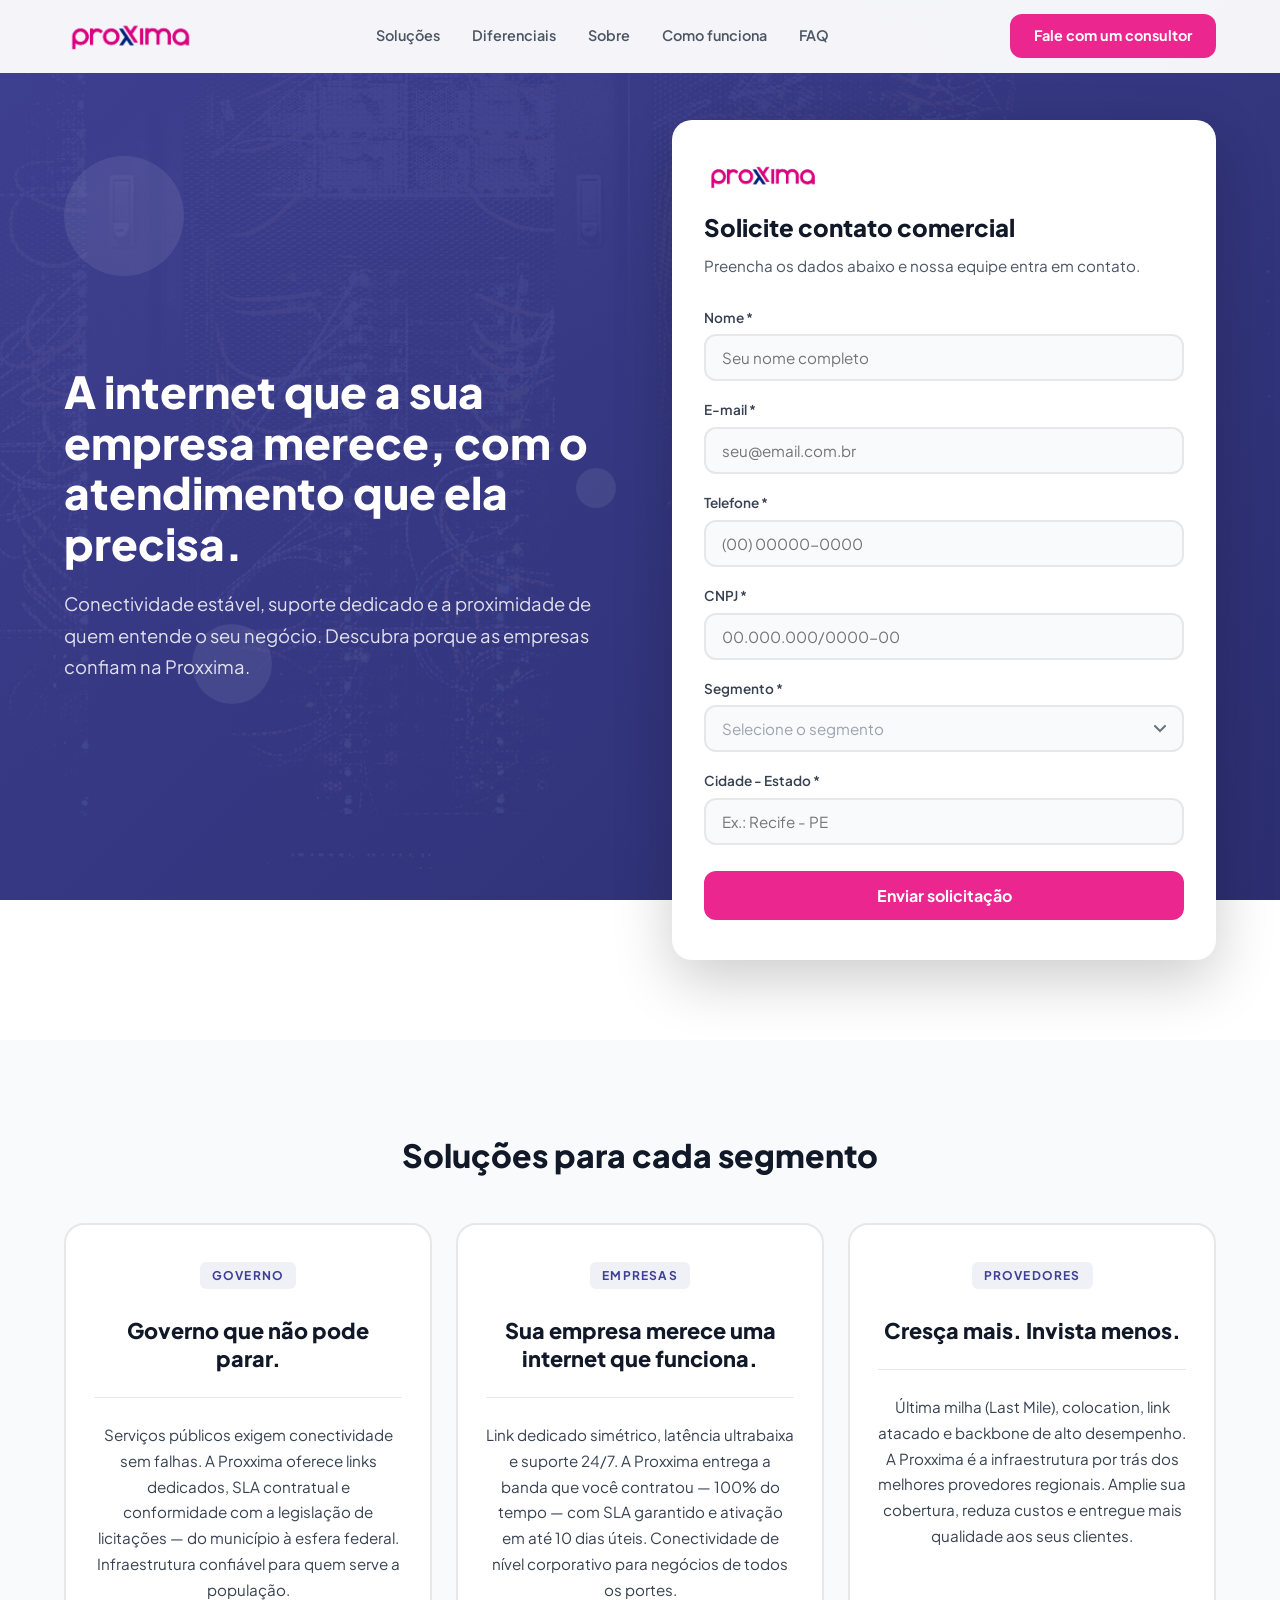
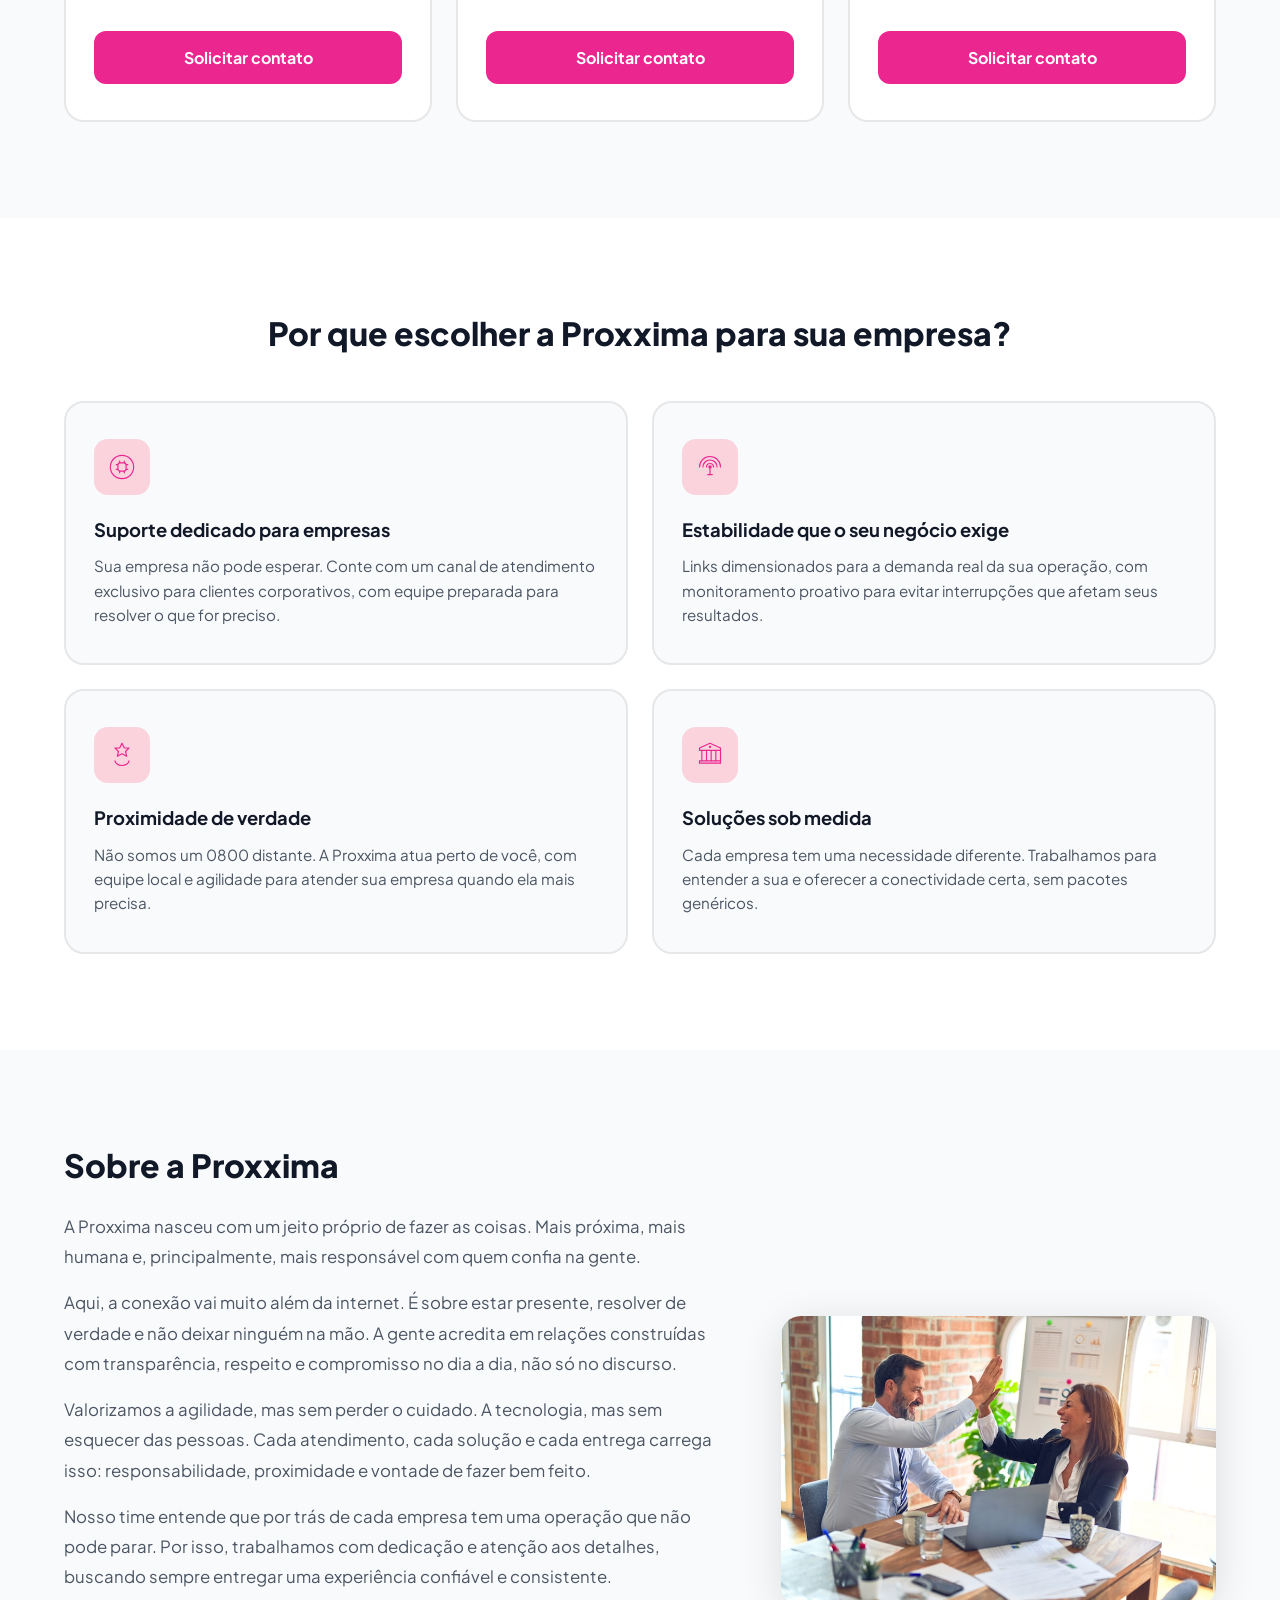
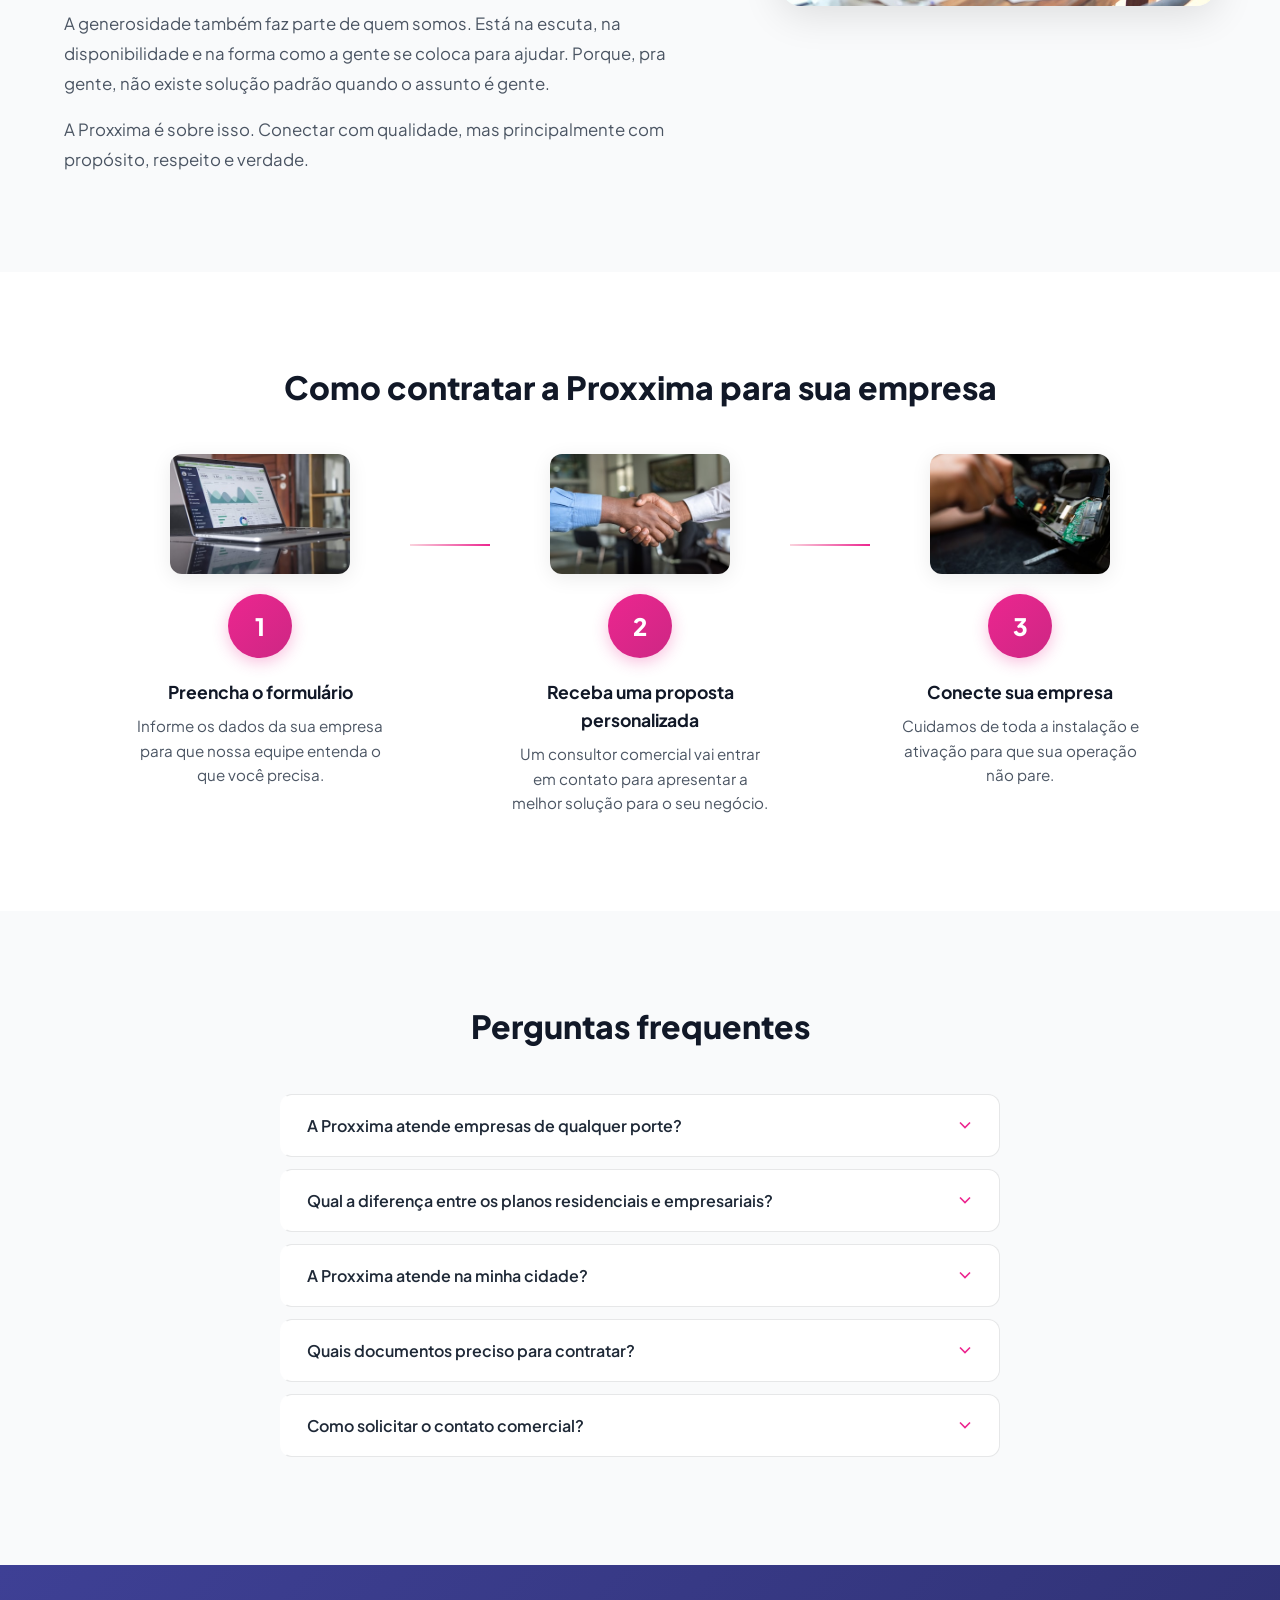
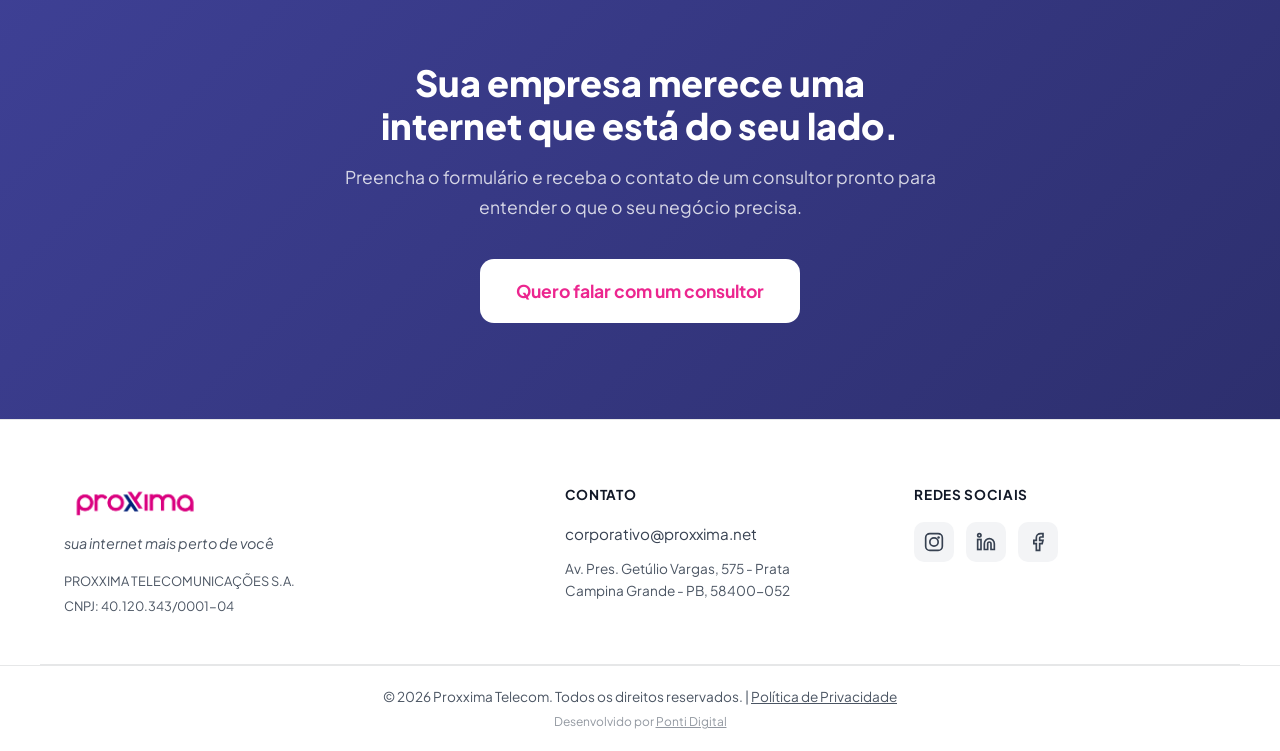
<file: index.html>
<!DOCTYPE html>
<html lang="pt-BR">
<head>
  <!-- Google Tag Manager -->
  <script>(function(w,d,s,l,i){w[l]=w[l]||[];w[l].push({'gtm.start':
  new Date().getTime(),event:'gtm.js'});var f=d.getElementsByTagName(s)[0],
  j=d.createElement(s),dl=l!='dataLayer'?'&l='+l:'';j.async=true;j.src=
  'https://www.googletagmanager.com/gtm.js?id='+i+dl;f.parentNode.insertBefore(j,f);
  })(window,document,'script','dataLayer','GTM-TR2FBTRP');</script>
  <!-- End Google Tag Manager -->
  <!-- Google tag (gtag.js) - Google Ads -->
  <script async src="https://www.googletagmanager.com/gtag/js?id=AW-18020649500"></script>
  <script>
    window.dataLayer = window.dataLayer || [];
    function gtag(){dataLayer.push(arguments);}
    gtag('js', new Date());
    gtag('config', 'AW-18020649500');
  </script>
  <!-- End Google tag -->
  <meta charset="UTF-8">
  <meta name="viewport" content="width=device-width, initial-scale=1.0">
  <title>Proxxima Telecom | Internet Empresarial com Suporte Dedicado</title>
  <meta name="description" content="Internet empresarial com suporte dedicado, estabilidade e proximidade. Solicite contato comercial e descubra a solução ideal para sua empresa.">
  <meta name="robots" content="index, follow">
  <link rel="canonical" href="https://lp-proxxima.netlify.app/">
  <meta property="og:title" content="Proxxima Telecom | Internet Empresarial com Suporte Dedicado">
  <meta property="og:description" content="Conectividade estável, suporte dedicado e a proximidade de quem entende o seu negócio.">
  <meta property="og:type" content="website">
  <meta property="og:url" content="https://lp-proxxima.netlify.app/">
  <meta property="og:image" content="https://lp-proxxima.netlify.app/assets/og-image.png">
  <meta property="og:locale" content="pt_BR">
  <meta name="twitter:card" content="summary_large_image">

  <!-- Schema.org LocalBusiness -->
  <script type="application/ld+json">
  {
    "@context": "https://schema.org",
    "@type": "TelecommunicationsService",
    "name": "Proxxima Telecom",
    "legalName": "PROXXIMA TELECOMUNICACOES S.A.",
    "description": "Provedor de internet empresarial com suporte dedicado, estabilidade e proximidade.",
    "url": "https://lp-proxxima.netlify.app",
    "email": "corporativo@proxxima.net",
    "telephone": "",
    "address": {
      "@type": "PostalAddress",
      "streetAddress": "Av. Pres. Getúlio Vargas, 575 - Prata",
      "postalCode": "58400-052",
      "addressLocality": "Campina Grande",
      "addressRegion": "PB",
      "addressCountry": "BR"
    },
    "sameAs": [
      "https://www.instagram.com/souproxxima/",
      "https://www.linkedin.com/in/proxxima-telecom-91b3a8235/",
      "https://www.facebook.com/souproxximat"
    ],
    "slogan": "Sua internet mais perto de você"
  }
  </script>

  <link rel="icon" type="image/svg+xml" href="assets/logo-proxxima.svg">

  <!-- Preload critical resources -->
  <link rel="preconnect" href="https://fonts.googleapis.com">
  <link rel="preconnect" href="https://fonts.gstatic.com" crossorigin>
  <link rel="preload" href="assets/hero-bg.jpg" as="image">
  <link href="https://fonts.googleapis.com/css2?family=Plus+Jakarta+Sans:wght@400;500;600;700;800&display=swap" rel="stylesheet">
  <link rel="stylesheet" href="css/style.css">

  <!-- Meta Pixel Code -->
  <script>
  !function(f,b,e,v,n,t,s)
  {if(f.fbq)return;n=f.fbq=function(){n.callMethod?
  n.callMethod.apply(n,arguments):n.queue.push(arguments)};
  if(!f._fbq)f._fbq=n;n.push=n;n.loaded=!0;n.version='2.0';
  n.queue=[];t=b.createElement(e);t.async=!0;
  t.src=v;s=b.getElementsByTagName(e)[0];
  s.parentNode.insertBefore(t,s)}(window,document,'script',
  'https://connect.facebook.net/en_US/fbevents.js');
  fbq('init', '888359357574471');
  fbq('track', 'PageView');
  </script>
  <noscript><img height="1" width="1" style="display:none"
  src="https://www.facebook.com/tr?id=888359357574471&ev=PageView&noscript=1"/></noscript>
  <!-- End Meta Pixel Code -->
</head>
<body>
<!-- Google Tag Manager (noscript) -->
<noscript><iframe src="https://www.googletagmanager.com/ns.html?id=GTM-TR2FBTRP"
height="0" width="0" style="display:none;visibility:hidden"></iframe></noscript>
<!-- End Google Tag Manager (noscript) -->

  <!-- ========== HEADER ========== -->
  <header class="header" id="header">
    <div class="container header__inner">
      <a href="#" class="header__logo" aria-label="Proxxima Telecom">
        <img src="assets/logo-proxxima.svg" alt="Proxxima Telecom" class="header__logo-img">
      </a>
      <nav class="header__nav" aria-label="Navegação principal">
        <a href="#solucoes" class="header__link">Soluções</a>
        <a href="#diferenciais" class="header__link">Diferenciais</a>
        <a href="#sobre" class="header__link">Sobre</a>
        <a href="#como-funciona" class="header__link">Como funciona</a>
        <a href="#faq" class="header__link">FAQ</a>
      </nav>
      <a href="#formulario" class="btn btn--primary header__cta">Fale com um consultor</a>
      <button class="header__menu-toggle" aria-label="Abrir menu" aria-expanded="false">
        <span></span><span></span><span></span>
      </button>
    </div>
    <div class="header__mobile-menu" aria-hidden="true">
      <nav class="header__mobile-nav" aria-label="Menu mobile">
        <a href="#diferenciais" class="header__mobile-link">Diferenciais</a>
        <a href="#sobre" class="header__mobile-link">Sobre</a>
        <a href="#como-funciona" class="header__mobile-link">Como funciona</a>
        <a href="#faq" class="header__mobile-link">FAQ</a>
        <a href="#formulario" class="btn btn--primary header__mobile-cta">Fale com um consultor</a>
      </nav>
    </div>
  </header>

  <!-- ========== HERO ========== -->
  <section class="hero" id="hero">
    <!-- Partículas decorativas -->
    <div class="hero__particle hero__particle--1" aria-hidden="true"></div>
    <div class="hero__particle hero__particle--2" aria-hidden="true"></div>
    <div class="hero__particle hero__particle--3" aria-hidden="true"></div>
    <div class="hero__particle hero__particle--4" aria-hidden="true"></div>
    <div class="hero__particle hero__particle--5" aria-hidden="true"></div>

    <div class="container hero__inner">
      <div class="hero__content">
        <h1 class="hero__title hero-animate" data-hero-delay="1">A internet que a sua empresa merece, com o atendimento que ela precisa.</h1>
        <p class="hero__subtitle hero-animate" data-hero-delay="2">Conectividade estável, suporte dedicado e a proximidade de quem entende o seu negócio. Descubra porque as empresas confiam na Proxxima.</p>
        <a href="#formulario" class="btn btn--primary btn--lg hero__cta-mobile hero-animate" data-hero-delay="3">Solicitar contato comercial</a>
      </div>
      <div class="hero__form hero-animate" data-hero-delay="2" id="formulario">
        <div class="form-card">
          <img src="assets/logo-proxxima.svg" alt="Proxxima Telecom" class="form-card__logo">
          <h2 class="form-card__title">Solicite contato comercial</h2>
          <p class="form-card__subtitle">Preencha os dados abaixo e nossa equipe entra em contato.</p>
          <form id="lead-form" class="form" novalidate>
            <div class="form__honeypot" aria-hidden="true">
              <label for="website">Website</label>
              <input type="text" id="website" name="website" tabindex="-1" autocomplete="off">
            </div>
            <div class="form__group">
              <label for="nome" class="form__label">Nome *</label>
              <input type="text" id="nome" name="nome" class="form__input" placeholder="Seu nome completo" required autocomplete="name">
              <span class="form__error" data-error="nome"></span>
            </div>
            <div class="form__group">
              <label for="email" class="form__label">E-mail *</label>
              <input type="email" id="email" name="email" class="form__input" placeholder="seu@email.com.br" required autocomplete="email">
              <span class="form__error" data-error="email"></span>
            </div>
            <div class="form__group">
              <label for="telefone" class="form__label">Telefone *</label>
              <input type="tel" id="telefone" name="telefone" class="form__input" placeholder="(00) 00000-0000" required autocomplete="tel">
              <span class="form__error" data-error="telefone"></span>
            </div>
            <div class="form__group">
              <label for="cnpj" class="form__label">CNPJ *</label>
              <input type="text" id="cnpj" name="cnpj" class="form__input" placeholder="00.000.000/0000-00" required>
              <span class="form__error" data-error="cnpj"></span>
            </div>
            <div class="form__group">
              <label for="segmento" class="form__label">Segmento *</label>
              <select id="segmento" name="segmento" class="form__input form__select" required>
                <option value="" disabled selected>Selecione o segmento</option>
                <option value="Governo">Governo</option>
                <option value="Empresas">Empresas</option>
                <option value="Provedores">Provedores</option>
              </select>
              <span class="form__error" data-error="segmento"></span>
            </div>
            <div class="form__group">
              <label for="cidade" class="form__label">Cidade - Estado *</label>
              <input type="text" id="cidade" name="cidade" class="form__input" placeholder="Ex.: Recife - PE" required>
              <span class="form__error" data-error="cidade"></span>
            </div>
            <button type="submit" class="btn btn--primary btn--full form__submit" id="form-submit">
              <span class="form__submit-text">Enviar solicitação</span>
              <span class="form__submit-loading" aria-hidden="true">
                <svg class="spinner" viewBox="0 0 24 24"><circle cx="12" cy="12" r="10" fill="none" stroke="currentColor" stroke-width="3" stroke-linecap="round" stroke-dasharray="31.4 31.4" /></svg>
              </span>
            </button>
          </form>
          <div class="form-card__success" id="form-success" hidden>
            <div class="form-card__success-icon">
              <svg viewBox="0 0 24 24" fill="none" stroke="currentColor" stroke-width="2"><path d="M20 6L9 17l-5-5"/></svg>
            </div>
            <h3>Recebemos sua solicitação!</h3>
            <p>Nossa equipe comercial vai entrar em contato em breve. Obrigado por escolher a Proxxima.</p>
          </div>
        </div>
      </div>
    </div>
  </section>

  <!-- ========== SOLUÇÕES ========== -->
  <section class="planos" id="solucoes">
    <div class="container">
      <h2 class="section-title" data-reveal>Soluções para cada segmento</h2>
      <div class="planos__grid">
        <div class="plano-card" data-reveal data-reveal-delay="0">
          <div class="plano-card__header">
            <span class="plano-card__badge">Governo</span>
            <h3 class="plano-card__segment-title">Governo que não pode parar.</h3>
          </div>
          <div class="plano-card__body">
            <p>Serviços públicos exigem conectividade sem falhas. A Proxxima oferece links dedicados, SLA contratual e conformidade com a legislação de licitações &mdash; do município à esfera federal. Infraestrutura confiável para quem serve a população.</p>
          </div>
          <a href="#formulario" class="btn btn--primary btn--full">Solicitar contato</a>
        </div>
        <div class="plano-card" data-reveal data-reveal-delay="1">
          <div class="plano-card__header">
            <span class="plano-card__badge">Empresas</span>
            <h3 class="plano-card__segment-title">Sua empresa merece uma internet que funciona.</h3>
          </div>
          <div class="plano-card__body">
            <p>Link dedicado simétrico, latência ultrabaixa e suporte 24/7. A Proxxima entrega a banda que você contratou &mdash; 100% do tempo &mdash; com SLA garantido e ativação em até 10 dias úteis. Conectividade de nível corporativo para negócios de todos os portes.</p>
          </div>
          <a href="#formulario" class="btn btn--primary btn--full">Solicitar contato</a>
        </div>
        <div class="plano-card" data-reveal data-reveal-delay="2">
          <div class="plano-card__header">
            <span class="plano-card__badge">Provedores</span>
            <h3 class="plano-card__segment-title">Cresça mais. Invista menos.</h3>
          </div>
          <div class="plano-card__body">
            <p>Última milha (Last Mile), colocation, link atacado e backbone de alto desempenho. A Proxxima é a infraestrutura por trás dos melhores provedores regionais. Amplie sua cobertura, reduza custos e entregue mais qualidade aos seus clientes.</p>
          </div>
          <a href="#formulario" class="btn btn--primary btn--full">Solicitar contato</a>
        </div>
      </div>
    </div>
  </section>

  <!-- ========== DIFERENCIAIS ========== -->
  <section class="diferenciais" id="diferenciais">
    <div class="container">
      <h2 class="section-title" data-reveal>Por que escolher a Proxxima para sua empresa?</h2>
      <div class="diferenciais__grid">
        <div class="card" data-reveal data-reveal-delay="0">
          <div class="card__icon">
            <svg viewBox="0 0 48 48" fill="none"><path d="M24 4a20 20 0 110 40 20 20 0 010-40z" stroke="currentColor" stroke-width="2"/><path d="M17 20a3 3 0 013-3h8a3 3 0 013 3v8a3 3 0 01-3 3h-8a3 3 0 01-3-3v-8z" stroke="currentColor" stroke-width="2"/><path d="M20 17v-3M28 17v-3M20 31v3M28 31v3M17 20h-3M17 28h-3M31 20h3M31 28h3" stroke="currentColor" stroke-width="2" stroke-linecap="round"/></svg>
          </div>
          <h3 class="card__title">Suporte dedicado para empresas</h3>
          <p class="card__text">Sua empresa não pode esperar. Conte com um canal de atendimento exclusivo para clientes corporativos, com equipe preparada para resolver o que for preciso.</p>
        </div>
        <div class="card" data-reveal data-reveal-delay="1">
          <div class="card__icon">
            <svg viewBox="0 0 48 48" fill="none"><path d="M6 24c0-10 8-18 18-18s18 8 18 18" stroke="currentColor" stroke-width="2" stroke-linecap="round"/><path d="M12 24c0-7 5-12 12-12s12 5 12 12" stroke="currentColor" stroke-width="2" stroke-linecap="round"/><path d="M18 24c0-3.3 2.7-6 6-6s6 2.7 6 6" stroke="currentColor" stroke-width="2" stroke-linecap="round"/><circle cx="24" cy="24" r="3" fill="currentColor"/><path d="M24 27v10" stroke="currentColor" stroke-width="2" stroke-linecap="round"/><path d="M20 37h8" stroke="currentColor" stroke-width="2" stroke-linecap="round"/></svg>
          </div>
          <h3 class="card__title">Estabilidade que o seu negócio exige</h3>
          <p class="card__text">Links dimensionados para a demanda real da sua operação, com monitoramento proativo para evitar interrupções que afetam seus resultados.</p>
        </div>
        <div class="card" data-reveal data-reveal-delay="2">
          <div class="card__icon">
            <svg viewBox="0 0 48 48" fill="none"><path d="M24 4l4 8h8l-6 6 2 8-8-4-8 4 2-8-6-6h8l4-8z" stroke="currentColor" stroke-width="2" stroke-linejoin="round"/><path d="M12 34c0 4 5.4 8 12 8s12-4 12-8" stroke="currentColor" stroke-width="2" stroke-linecap="round"/></svg>
          </div>
          <h3 class="card__title">Proximidade de verdade</h3>
          <p class="card__text">Não somos um 0800 distante. A Proxxima atua perto de você, com equipe local e agilidade para atender sua empresa quando ela mais precisa.</p>
        </div>
        <div class="card" data-reveal data-reveal-delay="3">
          <div class="card__icon">
            <svg viewBox="0 0 48 48" fill="none"><path d="M6 12l18-8 18 8v4H6v-4z" stroke="currentColor" stroke-width="2" stroke-linejoin="round"/><path d="M10 16v18M18 16v18M26 16v18M34 16v18M42 16v18" stroke="currentColor" stroke-width="2" stroke-linecap="round"/><path d="M6 34h36v4H6v-4z" stroke="currentColor" stroke-width="2"/><circle cx="24" cy="10" r="2" fill="currentColor"/></svg>
          </div>
          <h3 class="card__title">Soluções sob medida</h3>
          <p class="card__text">Cada empresa tem uma necessidade diferente. Trabalhamos para entender a sua e oferecer a conectividade certa, sem pacotes genéricos.</p>
        </div>
      </div>
    </div>
  </section>

  <!-- ========== SOBRE ========== -->
  <section class="sobre" id="sobre">
    <div class="container sobre__inner">
      <div class="sobre__content" data-reveal="left">
        <h2 class="section-title">Sobre a Proxxima</h2>
        <p>A Proxxima nasceu com um jeito próprio de fazer as coisas. Mais próxima, mais humana e, principalmente, mais responsável com quem confia na gente.</p>
        <p>Aqui, a conexão vai muito além da internet. É sobre estar presente, resolver de verdade e não deixar ninguém na mão. A gente acredita em relações construídas com transparência, respeito e compromisso no dia a dia, não só no discurso.</p>
        <p>Valorizamos a agilidade, mas sem perder o cuidado. A tecnologia, mas sem esquecer das pessoas. Cada atendimento, cada solução e cada entrega carrega isso: responsabilidade, proximidade e vontade de fazer bem feito.</p>
        <p>Nosso time entende que por trás de cada empresa tem uma operação que não pode parar. Por isso, trabalhamos com dedicação e atenção aos detalhes, buscando sempre entregar uma experiência confiável e consistente.</p>
        <p>A generosidade também faz parte de quem somos. Está na escuta, na disponibilidade e na forma como a gente se coloca para ajudar. Porque, pra gente, não existe solução padrão quando o assunto é gente.</p>
        <p>A Proxxima é sobre isso. Conectar com qualidade, mas principalmente com propósito, respeito e verdade.</p>
      </div>
      <div class="sobre__visual" data-reveal="right">
        <img src="assets/about.jpg" alt="Equipe da Proxxima Telecom trabalhando em parceria com clientes empresariais" class="sobre__image" loading="lazy" width="800" height="534">
      </div>
    </div>
  </section>

  <!-- ========== COMO FUNCIONA ========== -->
  <section class="como-funciona" id="como-funciona">
    <div class="container">
      <h2 class="section-title" data-reveal>Como contratar a Proxxima para sua empresa</h2>
      <div class="steps">
        <div class="step" data-reveal data-reveal-delay="0">
          <div class="step__image-wrap">
            <img src="assets/step1.jpg" alt="Pessoa preenchendo formulário de contato no computador" class="step__image" loading="lazy" width="400" height="267">
          </div>
          <div class="step__number" data-count="1">1</div>
          <h3 class="step__title">Preencha o formulário</h3>
          <p class="step__text">Informe os dados da sua empresa para que nossa equipe entenda o que você precisa.</p>
        </div>
        <div class="step__connector" aria-hidden="true">
          <div class="step__connector-line"></div>
        </div>
        <div class="step" data-reveal data-reveal-delay="1">
          <div class="step__image-wrap">
            <img src="assets/step2.jpg" alt="Consultor cumprimentando cliente em reunião de negócios" class="step__image" loading="lazy" width="400" height="267">
          </div>
          <div class="step__number" data-count="2">2</div>
          <h3 class="step__title">Receba uma proposta personalizada</h3>
          <p class="step__text">Um consultor comercial vai entrar em contato para apresentar a melhor solução para o seu negócio.</p>
        </div>
        <div class="step__connector" aria-hidden="true">
          <div class="step__connector-line"></div>
        </div>
        <div class="step" data-reveal data-reveal-delay="2">
          <div class="step__image-wrap">
            <img src="assets/step3.jpg" alt="Técnico realizando instalação de equipamentos de rede" class="step__image" loading="lazy" width="400" height="267">
          </div>
          <div class="step__number" data-count="3">3</div>
          <h3 class="step__title">Conecte sua empresa</h3>
          <p class="step__text">Cuidamos de toda a instalação e ativação para que sua operação não pare.</p>
        </div>
      </div>
    </div>
  </section>

  <!-- ========== FAQ ========== -->
  <section class="faq" id="faq">
    <div class="container">
      <h2 class="section-title" data-reveal>Perguntas frequentes</h2>
      <div class="faq__list">
        <div class="faq__item" data-reveal data-reveal-delay="0">
          <button class="faq__question" aria-expanded="false">
            A Proxxima atende empresas de qualquer porte?
            <svg class="faq__chevron" viewBox="0 0 24 24" fill="none" stroke="currentColor" stroke-width="2"><path d="M6 9l6 6 6-6"/></svg>
          </button>
          <div class="faq__answer">
            <p>Sim. Atendemos desde pequenas empresas até operações de grande porte, sempre com soluções dimensionadas para a necessidade de cada cliente.</p>
          </div>
        </div>
        <div class="faq__item" data-reveal data-reveal-delay="1">
          <button class="faq__question" aria-expanded="false">
            Qual a diferença entre os planos residenciais e empresariais?
            <svg class="faq__chevron" viewBox="0 0 24 24" fill="none" stroke="currentColor" stroke-width="2"><path d="M6 9l6 6 6-6"/></svg>
          </button>
          <div class="faq__answer">
            <p>Os planos empresariais oferecem recursos como suporte prioritário, links com maior estabilidade e atendimento dedicado, pensados para quem não pode ter interrupções na operação.</p>
          </div>
        </div>
        <div class="faq__item" data-reveal data-reveal-delay="2">
          <button class="faq__question" aria-expanded="false">
            A Proxxima atende na minha cidade?
            <svg class="faq__chevron" viewBox="0 0 24 24" fill="none" stroke="currentColor" stroke-width="2"><path d="M6 9l6 6 6-6"/></svg>
          </button>
          <div class="faq__answer">
            <p>Estamos presentes em mais de 120 cidades nos estados de Pernambuco, Paraíba, Rio Grande do Norte, Ceará e Bahia, em constante expansão. Preencha o formulário com o nome da sua cidade e nossa equipe vai verificar a disponibilidade na sua região.</p>
          </div>
        </div>
        <div class="faq__item" data-reveal data-reveal-delay="3">
          <button class="faq__question" aria-expanded="false">
            Quais documentos preciso para contratar?
            <svg class="faq__chevron" viewBox="0 0 24 24" fill="none" stroke="currentColor" stroke-width="2"><path d="M6 9l6 6 6-6"/></svg>
          </button>
          <div class="faq__answer">
            <p>Para contratação são necessários: Contrato Social, RG e CPF do responsável legal da empresa, cartão CNPJ, e-mail e telefone.</p>
          </div>
        </div>
        <div class="faq__item" data-reveal data-reveal-delay="4">
          <button class="faq__question" aria-expanded="false">
            Como solicitar o contato comercial?
            <svg class="faq__chevron" viewBox="0 0 24 24" fill="none" stroke="currentColor" stroke-width="2"><path d="M6 9l6 6 6-6"/></svg>
          </button>
          <div class="faq__answer">
            <p>Basta preencher o formulário no topo desta página com os dados da sua empresa. Nossa equipe comercial entrará em contato para entender suas necessidades e apresentar a melhor solução.</p>
          </div>
        </div>
      </div>
    </div>
  </section>

  <!-- ========== CTA FINAL ========== -->
  <section class="cta-final">
    <div class="cta-final__bg" aria-hidden="true"></div>
    <div class="container cta-final__inner">
      <h2 class="cta-final__title" data-reveal>Sua empresa merece uma internet que está do seu lado.</h2>
      <p class="cta-final__subtitle" data-reveal>Preencha o formulário e receba o contato de um consultor pronto para entender o que o seu negócio precisa.</p>
      <a href="#formulario" class="btn btn--white btn--lg" data-reveal>Quero falar com um consultor</a>
    </div>
  </section>

  <!-- ========== FOOTER ========== -->
  <footer class="footer">
    <div class="container footer__inner">
      <div class="footer__brand">
        <img src="assets/logo-proxxima.svg" alt="Proxxima Telecom" class="footer__logo">
        <p class="footer__slogan">sua internet mais perto de você</p>
        <p class="footer__legal-name">PROXXIMA TELECOMUNICAÇÕES S.A.</p>
        <p class="footer__cnpj">CNPJ: 40.120.343/0001-04</p>
      </div>
      <div class="footer__contact">
        <h4>Contato</h4>
        <a href="mailto:corporativo@proxxima.net" class="footer__link">corporativo@proxxima.net</a>
        <address class="footer__address">
          Av. Pres. Getúlio Vargas, 575 - Prata<br>
          Campina Grande - PB, 58400-052
        </address>
      </div>
      <div class="footer__social">
        <h4>Redes sociais</h4>
        <div class="footer__social-links">
          <a href="https://www.instagram.com/souproxxima/" target="_blank" rel="noopener noreferrer" aria-label="Instagram da Proxxima Telecom" class="footer__social-link">
            <svg viewBox="0 0 24 24" fill="none" stroke="currentColor" stroke-width="2"><rect x="2" y="2" width="20" height="20" rx="5"/><circle cx="12" cy="12" r="5"/><circle cx="17.5" cy="6.5" r="1.5" fill="currentColor" stroke="none"/></svg>
          </a>
          <a href="https://www.linkedin.com/in/proxxima-telecom-91b3a8235/" target="_blank" rel="noopener noreferrer" aria-label="LinkedIn da Proxxima Telecom" class="footer__social-link">
            <svg viewBox="0 0 24 24" fill="none" stroke="currentColor" stroke-width="2"><path d="M16 8a6 6 0 016 6v7h-4v-7a2 2 0 00-4 0v7h-4v-7a6 6 0 016-6z"/><rect x="2" y="9" width="4" height="12"/><circle cx="4" cy="4" r="2"/></svg>
          </a>
          <a href="https://www.facebook.com/souproxximat" target="_blank" rel="noopener noreferrer" aria-label="Facebook da Proxxima Telecom" class="footer__social-link">
            <svg viewBox="0 0 24 24" fill="none" stroke="currentColor" stroke-width="2"><path d="M18 2h-3a5 5 0 00-5 5v3H7v4h3v8h4v-8h3l1-4h-4V7a1 1 0 011-1h3z"/></svg>
          </a>
        </div>
      </div>
    </div>
    <div class="footer__bottom">
      <div class="container">
        <p>&copy; 2026 Proxxima Telecom. Todos os direitos reservados. | <a href="privacidade.html" class="footer__bottom-link">Política de Privacidade</a></p>
        <p style="margin-top:4px;font-size:0.75rem;opacity:0.6;">Desenvolvido por <a href="https://pontidigital.com.br" target="_blank" rel="noopener noreferrer" class="footer__bottom-link">Ponti Digital</a></p>
      </div>
    </div>
  </footer>

  <!-- RD Station Script -->
  <script type="text/javascript" async src="https://d335luupugsy2.cloudfront.net/js/loader-scripts/64ef7f6a-1382-4850-98ff-f090816aa8d5-loader.js"></script>

  <script src="js/utm.js" defer></script>
  <script src="js/form.js" defer></script>
  <script src="js/main.js" defer></script>
</body>
</html>
</file>
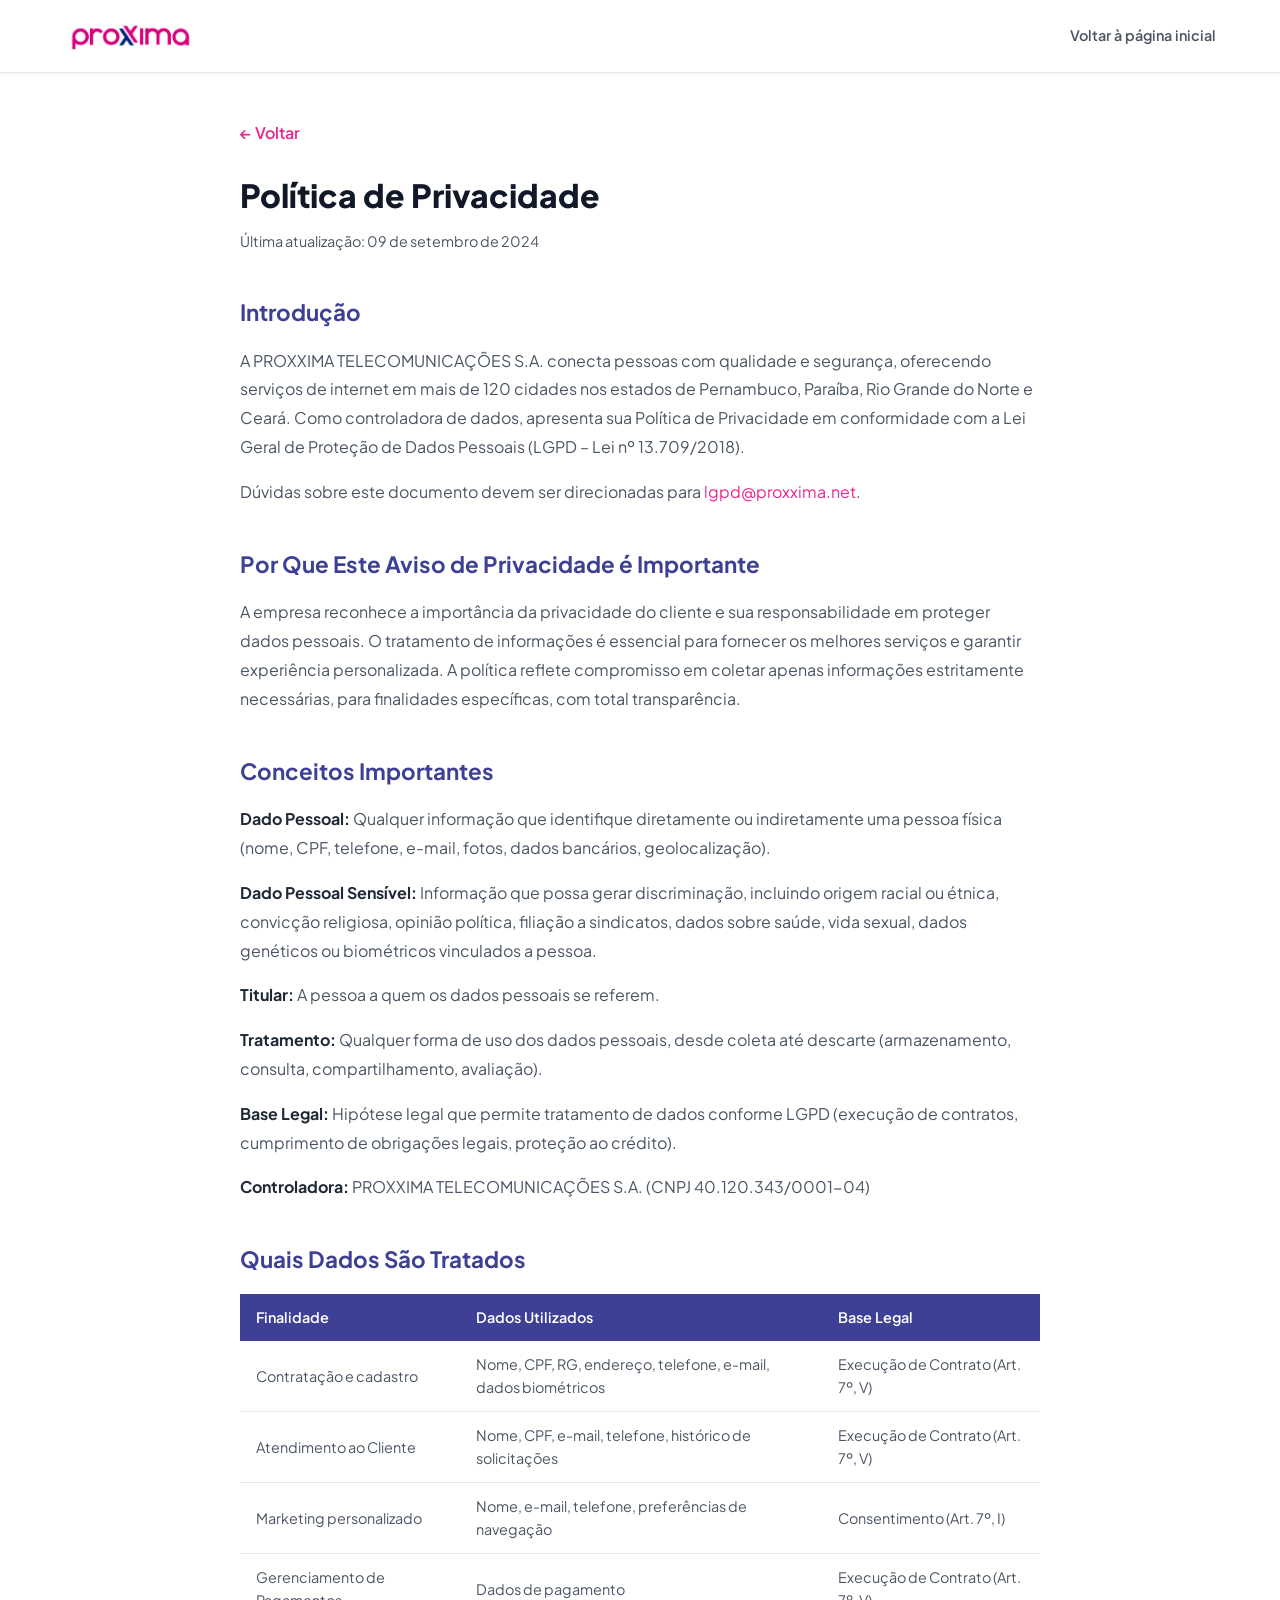
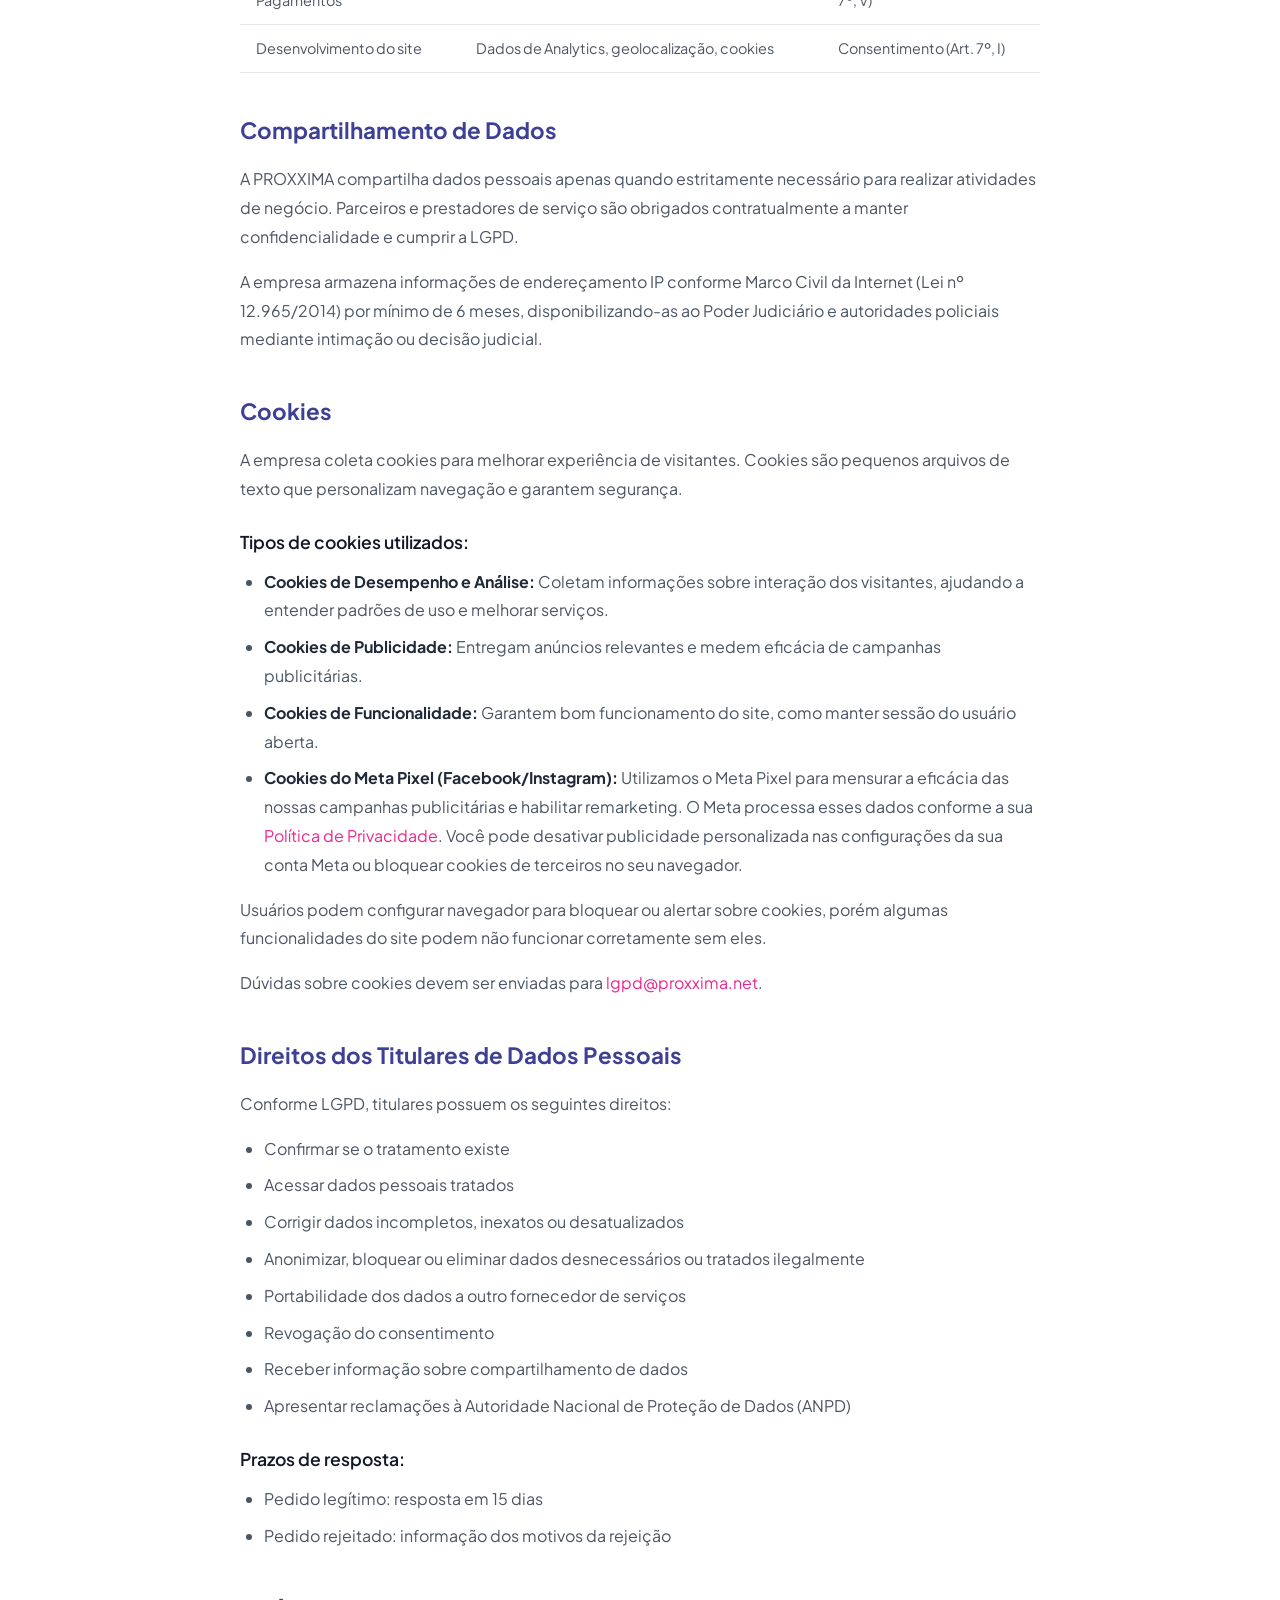
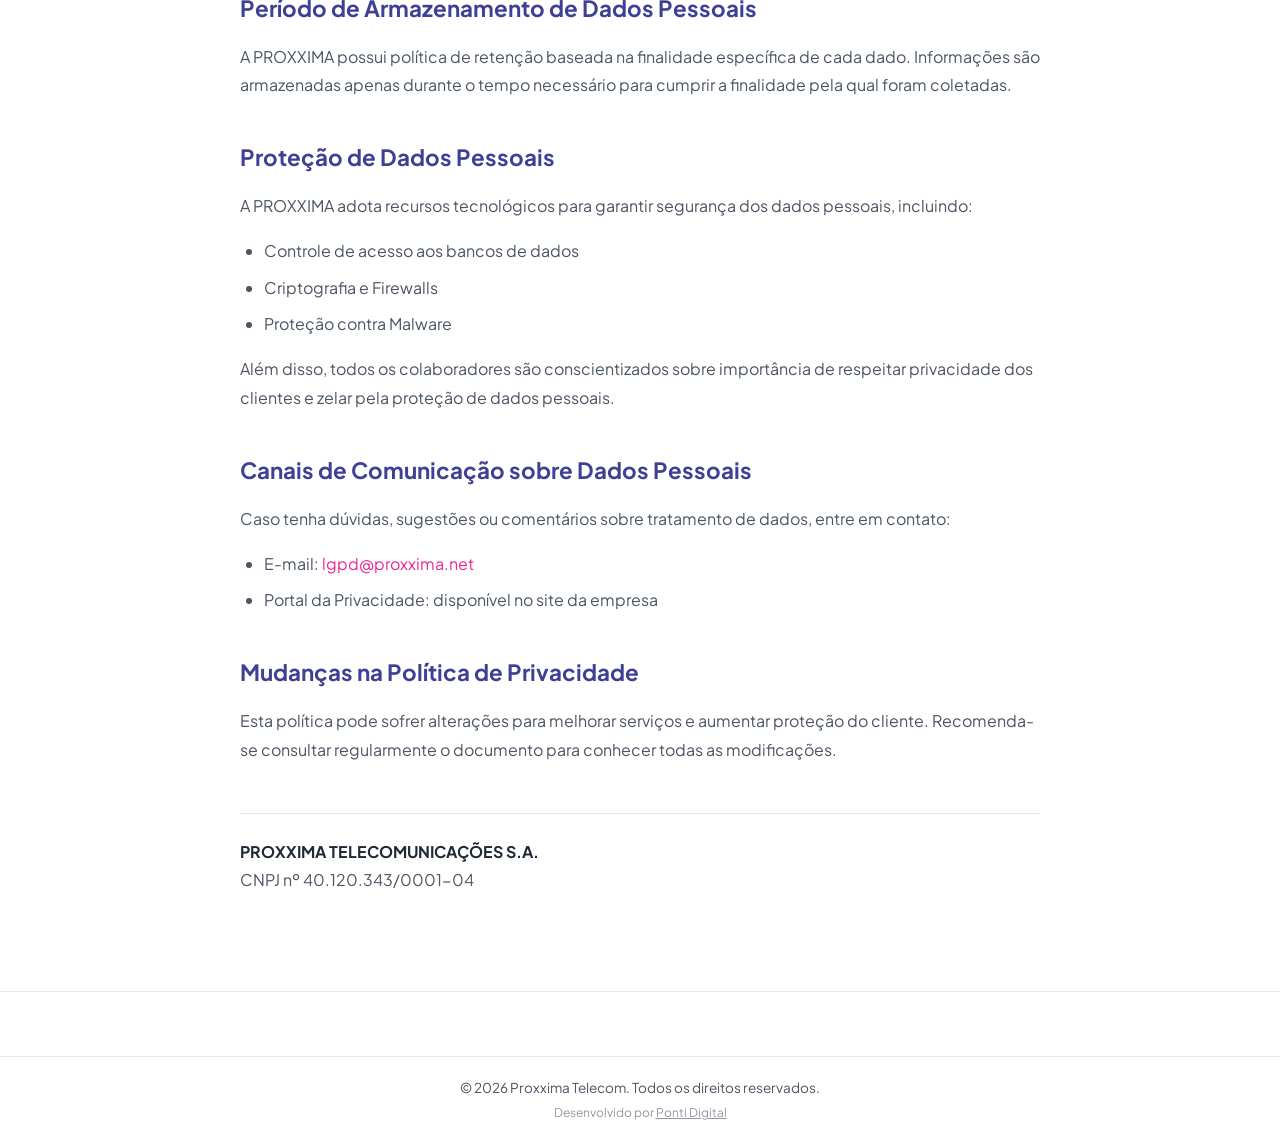
<file: privacidade.html>
<!DOCTYPE html>
<html lang="pt-BR">
<head>
  <!-- Google Tag Manager -->
  <script>(function(w,d,s,l,i){w[l]=w[l]||[];w[l].push({'gtm.start':
  new Date().getTime(),event:'gtm.js'});var f=d.getElementsByTagName(s)[0],
  j=d.createElement(s),dl=l!='dataLayer'?'&l='+l:'';j.async=true;j.src=
  'https://www.googletagmanager.com/gtm.js?id='+i+dl;f.parentNode.insertBefore(j,f);
  })(window,document,'script','dataLayer','GTM-TR2FBTRP');</script>
  <!-- End Google Tag Manager -->
  <!-- Google tag (gtag.js) - Google Ads -->
  <script async src="https://www.googletagmanager.com/gtag/js?id=AW-18020649500"></script>
  <script>
    window.dataLayer = window.dataLayer || [];
    function gtag(){dataLayer.push(arguments);}
    gtag('js', new Date());
    gtag('config', 'AW-18020649500');
  </script>
  <!-- End Google tag -->
  <meta charset="UTF-8">
  <meta name="viewport" content="width=device-width, initial-scale=1.0">
  <title>Política de Privacidade | Proxxima Telecom</title>
  <meta name="description" content="Política de Privacidade da Proxxima Telecomunicações S.A. em conformidade com a LGPD.">
  <meta name="robots" content="index, follow">
  <link rel="icon" type="image/svg+xml" href="assets/logo-proxxima.svg">
  <link rel="preconnect" href="https://fonts.googleapis.com">
  <link rel="preconnect" href="https://fonts.gstatic.com" crossorigin>
  <link href="https://fonts.googleapis.com/css2?family=Plus+Jakarta+Sans:wght@400;500;600;700;800&display=swap" rel="stylesheet">
  <link rel="stylesheet" href="css/style.css">
  <style>
    .privacy { padding: 120px 0 80px; }
    .privacy__content { max-width: 800px; margin: 0 auto; }
    .privacy__content h1 { font-size: 2rem; font-weight: 800; color: var(--gray-900); margin-bottom: 8px; }
    .privacy__content .privacy__update { font-size: 0.9rem; color: var(--gray-600); margin-bottom: 40px; }
    .privacy__content h2 { font-size: 1.4rem; font-weight: 700; color: var(--azul); margin-top: 40px; margin-bottom: 16px; }
    .privacy__content h3 { font-size: 1.1rem; font-weight: 600; color: var(--gray-900); margin-top: 24px; margin-bottom: 12px; }
    .privacy__content p { font-size: 1rem; color: var(--gray-600); line-height: 1.8; margin-bottom: 16px; }
    .privacy__content ul, .privacy__content ol { margin-bottom: 16px; padding-left: 24px; }
    .privacy__content li { font-size: 1rem; color: var(--gray-600); line-height: 1.8; margin-bottom: 8px; }
    .privacy__content table { width: 100%; border-collapse: collapse; margin-bottom: 24px; font-size: 0.9rem; }
    .privacy__content th { background: var(--azul); color: var(--white); padding: 12px 16px; text-align: left; font-weight: 600; }
    .privacy__content td { padding: 12px 16px; border-bottom: 1px solid var(--cinza); color: var(--gray-600); }
    .privacy__content tr:hover td { background: var(--gray-50); }
    .privacy__content strong { color: var(--gray-800); }
    .privacy__back { display: inline-flex; align-items: center; gap: 8px; margin-bottom: 24px; font-weight: 600; color: var(--magenta); }
    .privacy__back:hover { text-decoration: underline; }
    @media (max-width: 768px) {
      .privacy__content table { display: block; overflow-x: auto; }
    }
  </style>

  <!-- Meta Pixel Code -->
  <script>
  !function(f,b,e,v,n,t,s)
  {if(f.fbq)return;n=f.fbq=function(){n.callMethod?
  n.callMethod.apply(n,arguments):n.queue.push(arguments)};
  if(!f._fbq)f._fbq=n;n.push=n;n.loaded=!0;n.version='2.0';
  n.queue=[];t=b.createElement(e);t.async=!0;
  t.src=v;s=b.getElementsByTagName(e)[0];
  s.parentNode.insertBefore(t,s)}(window,document,'script',
  'https://connect.facebook.net/en_US/fbevents.js');
  fbq('init', '888359357574471');
  fbq('track', 'PageView');
  </script>
  <noscript><img height="1" width="1" style="display:none"
  src="https://www.facebook.com/tr?id=888359357574471&ev=PageView&noscript=1"/></noscript>
  <!-- End Meta Pixel Code -->
</head>
<body>
<!-- Google Tag Manager (noscript) -->
<noscript><iframe src="https://www.googletagmanager.com/ns.html?id=GTM-TR2FBTRP"
height="0" width="0" style="display:none;visibility:hidden"></iframe></noscript>
<!-- End Google Tag Manager (noscript) -->

  <header class="header header--scrolled" id="header">
    <div class="container header__inner">
      <a href="index.html" class="header__logo" aria-label="Proxxima Telecom">
        <img src="assets/logo-proxxima.svg" alt="Proxxima Telecom" class="header__logo-img">
      </a>
      <nav class="header__nav" aria-label="Navegação">
        <a href="index.html" class="header__link">Voltar à página inicial</a>
      </nav>
    </div>
  </header>

  <section class="privacy">
    <div class="container">
      <div class="privacy__content">
        <a href="index.html" class="privacy__back">&larr; Voltar</a>

        <h1>Política de Privacidade</h1>
        <p class="privacy__update">Última atualização: 09 de setembro de 2024</p>

        <h2>Introdução</h2>
        <p>A PROXXIMA TELECOMUNICAÇÕES S.A. conecta pessoas com qualidade e segurança, oferecendo serviços de internet em mais de 120 cidades nos estados de Pernambuco, Paraíba, Rio Grande do Norte e Ceará. Como controladora de dados, apresenta sua Política de Privacidade em conformidade com a Lei Geral de Proteção de Dados Pessoais (LGPD – Lei nº 13.709/2018).</p>
        <p>Dúvidas sobre este documento devem ser direcionadas para <a href="mailto:lgpd@proxxima.net" style="color: var(--magenta);">lgpd@proxxima.net</a>.</p>

        <h2>Por Que Este Aviso de Privacidade é Importante</h2>
        <p>A empresa reconhece a importância da privacidade do cliente e sua responsabilidade em proteger dados pessoais. O tratamento de informações é essencial para fornecer os melhores serviços e garantir experiência personalizada. A política reflete compromisso em coletar apenas informações estritamente necessárias, para finalidades específicas, com total transparência.</p>

        <h2>Conceitos Importantes</h2>
        <p><strong>Dado Pessoal:</strong> Qualquer informação que identifique diretamente ou indiretamente uma pessoa física (nome, CPF, telefone, e-mail, fotos, dados bancários, geolocalização).</p>
        <p><strong>Dado Pessoal Sensível:</strong> Informação que possa gerar discriminação, incluindo origem racial ou étnica, convicção religiosa, opinião política, filiação a sindicatos, dados sobre saúde, vida sexual, dados genéticos ou biométricos vinculados a pessoa.</p>
        <p><strong>Titular:</strong> A pessoa a quem os dados pessoais se referem.</p>
        <p><strong>Tratamento:</strong> Qualquer forma de uso dos dados pessoais, desde coleta até descarte (armazenamento, consulta, compartilhamento, avaliação).</p>
        <p><strong>Base Legal:</strong> Hipótese legal que permite tratamento de dados conforme LGPD (execução de contratos, cumprimento de obrigações legais, proteção ao crédito).</p>
        <p><strong>Controladora:</strong> PROXXIMA TELECOMUNICAÇÕES S.A. (CNPJ 40.120.343/0001-04)</p>

        <h2>Quais Dados São Tratados</h2>
        <table>
          <thead>
            <tr>
              <th>Finalidade</th>
              <th>Dados Utilizados</th>
              <th>Base Legal</th>
            </tr>
          </thead>
          <tbody>
            <tr>
              <td>Contratação e cadastro</td>
              <td>Nome, CPF, RG, endereço, telefone, e-mail, dados biométricos</td>
              <td>Execução de Contrato (Art. 7º, V)</td>
            </tr>
            <tr>
              <td>Atendimento ao Cliente</td>
              <td>Nome, CPF, e-mail, telefone, histórico de solicitações</td>
              <td>Execução de Contrato (Art. 7º, V)</td>
            </tr>
            <tr>
              <td>Marketing personalizado</td>
              <td>Nome, e-mail, telefone, preferências de navegação</td>
              <td>Consentimento (Art. 7º, I)</td>
            </tr>
            <tr>
              <td>Gerenciamento de Pagamentos</td>
              <td>Dados de pagamento</td>
              <td>Execução de Contrato (Art. 7º, V)</td>
            </tr>
            <tr>
              <td>Desenvolvimento do site</td>
              <td>Dados de Analytics, geolocalização, cookies</td>
              <td>Consentimento (Art. 7º, I)</td>
            </tr>
          </tbody>
        </table>

        <h2>Compartilhamento de Dados</h2>
        <p>A PROXXIMA compartilha dados pessoais apenas quando estritamente necessário para realizar atividades de negócio. Parceiros e prestadores de serviço são obrigados contratualmente a manter confidencialidade e cumprir a LGPD.</p>
        <p>A empresa armazena informações de endereçamento IP conforme Marco Civil da Internet (Lei nº 12.965/2014) por mínimo de 6 meses, disponibilizando-as ao Poder Judiciário e autoridades policiais mediante intimação ou decisão judicial.</p>

        <h2>Cookies</h2>
        <p>A empresa coleta cookies para melhorar experiência de visitantes. Cookies são pequenos arquivos de texto que personalizam navegação e garantem segurança.</p>
        <h3>Tipos de cookies utilizados:</h3>
        <ul>
          <li><strong>Cookies de Desempenho e Análise:</strong> Coletam informações sobre interação dos visitantes, ajudando a entender padrões de uso e melhorar serviços.</li>
          <li><strong>Cookies de Publicidade:</strong> Entregam anúncios relevantes e medem eficácia de campanhas publicitárias.</li>
          <li><strong>Cookies de Funcionalidade:</strong> Garantem bom funcionamento do site, como manter sessão do usuário aberta.</li>
          <li><strong>Cookies do Meta Pixel (Facebook/Instagram):</strong> Utilizamos o Meta Pixel para mensurar a eficácia das nossas campanhas publicitárias e habilitar remarketing. O Meta processa esses dados conforme a sua <a href="https://www.facebook.com/privacy/policy/" target="_blank" rel="noopener noreferrer" style="color: var(--magenta);">Política de Privacidade</a>. Você pode desativar publicidade personalizada nas configurações da sua conta Meta ou bloquear cookies de terceiros no seu navegador.</li>
        </ul>
        <p>Usuários podem configurar navegador para bloquear ou alertar sobre cookies, porém algumas funcionalidades do site podem não funcionar corretamente sem eles.</p>
        <p>Dúvidas sobre cookies devem ser enviadas para <a href="mailto:lgpd@proxxima.net" style="color: var(--magenta);">lgpd@proxxima.net</a>.</p>

        <h2>Direitos dos Titulares de Dados Pessoais</h2>
        <p>Conforme LGPD, titulares possuem os seguintes direitos:</p>
        <ul>
          <li>Confirmar se o tratamento existe</li>
          <li>Acessar dados pessoais tratados</li>
          <li>Corrigir dados incompletos, inexatos ou desatualizados</li>
          <li>Anonimizar, bloquear ou eliminar dados desnecessários ou tratados ilegalmente</li>
          <li>Portabilidade dos dados a outro fornecedor de serviços</li>
          <li>Revogação do consentimento</li>
          <li>Receber informação sobre compartilhamento de dados</li>
          <li>Apresentar reclamações à Autoridade Nacional de Proteção de Dados (ANPD)</li>
        </ul>
        <h3>Prazos de resposta:</h3>
        <ul>
          <li>Pedido legítimo: resposta em 15 dias</li>
          <li>Pedido rejeitado: informação dos motivos da rejeição</li>
        </ul>

        <h2>Período de Armazenamento de Dados Pessoais</h2>
        <p>A PROXXIMA possui política de retenção baseada na finalidade específica de cada dado. Informações são armazenadas apenas durante o tempo necessário para cumprir a finalidade pela qual foram coletadas.</p>

        <h2>Proteção de Dados Pessoais</h2>
        <p>A PROXXIMA adota recursos tecnológicos para garantir segurança dos dados pessoais, incluindo:</p>
        <ul>
          <li>Controle de acesso aos bancos de dados</li>
          <li>Criptografia e Firewalls</li>
          <li>Proteção contra Malware</li>
        </ul>
        <p>Além disso, todos os colaboradores são conscientizados sobre importância de respeitar privacidade dos clientes e zelar pela proteção de dados pessoais.</p>

        <h2>Canais de Comunicação sobre Dados Pessoais</h2>
        <p>Caso tenha dúvidas, sugestões ou comentários sobre tratamento de dados, entre em contato:</p>
        <ul>
          <li>E-mail: <a href="mailto:lgpd@proxxima.net" style="color: var(--magenta);">lgpd@proxxima.net</a></li>
          <li>Portal da Privacidade: disponível no site da empresa</li>
        </ul>

        <h2>Mudanças na Política de Privacidade</h2>
        <p>Esta política pode sofrer alterações para melhorar serviços e aumentar proteção do cliente. Recomenda-se consultar regularmente o documento para conhecer todas as modificações.</p>

        <hr style="margin: 48px 0 24px; border: none; border-top: 1px solid var(--cinza);">
        <p><strong>PROXXIMA TELECOMUNICAÇÕES S.A.</strong><br>CNPJ nº 40.120.343/0001-04</p>
      </div>
    </div>
  </section>

  <footer class="footer">
    <div class="footer__bottom">
      <div class="container">
        <p>&copy; 2026 Proxxima Telecom. Todos os direitos reservados.</p>
        <p style="margin-top:4px;font-size:0.75rem;opacity:0.6;">Desenvolvido por <a href="https://pontidigital.com.br" target="_blank" rel="noopener noreferrer" class="footer__bottom-link">Ponti Digital</a></p>
      </div>
    </div>
  </footer>
</body>
</html>
</file>
<file: css/style.css>
/* ==========================================
   PROXXIMA TELECOM - LP B2B
   Brand Colors:
   - Magenta:      #EC268F
   - Magenta dark:  #CD2784
   - Rosa claro:   #FAD3DD
   - Azul marinho: #3E4095
   - Cinza:        #E6E7E8
   ========================================== */

/* --- RESET & BASE --- */
*,
*::before,
*::after {
  margin: 0;
  padding: 0;
  box-sizing: border-box;
}

:root {
  --magenta: #EC268F;
  --magenta-dark: #CD2784;
  --rosa: #FAD3DD;
  --azul: #3E4095;
  --cinza: #E6E7E8;
  --white: #ffffff;
  --gray-50: #f9fafb;
  --gray-100: #f3f4f6;
  --gray-200: #e5e7eb;
  --gray-600: #4b5563;
  --gray-700: #374151;
  --gray-800: #1f2937;
  --gray-900: #111827;

  --font-main: 'Plus Jakarta Sans', -apple-system, BlinkMacSystemFont, 'Segoe UI', sans-serif;
  --radius: 12px;
  --radius-lg: 20px;
  --shadow-sm: 0 1px 3px rgba(0,0,0,0.08);
  --shadow-md: 0 4px 20px rgba(0,0,0,0.08);
  --shadow-lg: 0 8px 40px rgba(0,0,0,0.12);
  --transition: 0.3s cubic-bezier(0.4, 0, 0.2, 1);
}

html {
  scroll-behavior: smooth;
  scroll-padding-top: 80px;
}

body {
  font-family: var(--font-main);
  font-size: 16px;
  line-height: 1.6;
  color: var(--gray-800);
  background: var(--white);
  -webkit-font-smoothing: antialiased;
  -moz-osx-font-smoothing: grayscale;
  overflow-x: hidden;
}

img { max-width: 100%; height: auto; display: block; }
a { text-decoration: none; color: inherit; }

/* --- CONTAINER --- */
.container {
  width: 100%;
  max-width: 1200px;
  margin: 0 auto;
  padding: 0 24px;
}

/* --- SECTION TITLE --- */
.section-title {
  font-size: 2rem;
  font-weight: 800;
  color: var(--gray-900);
  margin-bottom: 48px;
  text-align: center;
  line-height: 1.2;
}

/* --- BUTTONS --- */
.btn {
  display: inline-flex;
  align-items: center;
  justify-content: center;
  gap: 8px;
  padding: 14px 28px;
  font-family: var(--font-main);
  font-size: 1rem;
  font-weight: 700;
  border: none;
  border-radius: var(--radius);
  cursor: pointer;
  transition: all var(--transition);
  white-space: nowrap;
  position: relative;
}

.btn--primary {
  background: var(--magenta);
  color: var(--white);
}

.btn--primary:hover {
  background: var(--magenta-dark);
  transform: translateY(-2px);
  box-shadow: 0 6px 24px rgba(236, 38, 143, 0.4);
}

.btn--primary:active { transform: translateY(0); }

.btn--white {
  background: var(--white);
  color: var(--magenta);
}

.btn--white:hover {
  background: var(--rosa);
  transform: translateY(-2px);
  box-shadow: 0 6px 24px rgba(255, 255, 255, 0.3);
}

.btn--lg {
  padding: 18px 36px;
  font-size: 1.1rem;
  border-radius: 14px;
}

.btn--full { width: 100%; }

.plano-card > .btn {
  margin-top: auto;
  width: 100%;
}

/* Pulse animation on CTA buttons */
.btn--primary::after {
  content: '';
  position: absolute;
  inset: 0;
  border-radius: inherit;
  box-shadow: 0 0 0 0 rgba(236, 38, 143, 0.4);
  animation: btnPulse 2.5s ease-out infinite;
}

@keyframes btnPulse {
  0% { box-shadow: 0 0 0 0 rgba(236, 38, 143, 0.4); }
  70% { box-shadow: 0 0 0 12px rgba(236, 38, 143, 0); }
  100% { box-shadow: 0 0 0 0 rgba(236, 38, 143, 0); }
}

/* --- LOGO SVG --- */
.logo-text-pink { font-family: var(--font-main); font-size: 36px; font-weight: 800; fill: var(--magenta); }
.logo-text-blue { font-family: var(--font-main); font-size: 40px; font-weight: 800; fill: var(--azul); }
.logo-text-white { font-family: var(--font-main); font-size: 36px; font-weight: 800; fill: var(--white); }
.logo-text-white-light { font-family: var(--font-main); font-size: 40px; font-weight: 800; fill: var(--rosa); }

/* ==========================================
   HEADER
   ========================================== */
.header {
  position: fixed;
  top: 0;
  left: 0;
  right: 0;
  z-index: 100;
  background: rgba(255, 255, 255, 0.95);
  backdrop-filter: blur(12px);
  border-bottom: 1px solid transparent;
  transition: all var(--transition);
}

.header--scrolled {
  border-bottom-color: var(--cinza);
  box-shadow: var(--shadow-sm);
}

.header__inner {
  display: flex;
  align-items: center;
  justify-content: space-between;
  height: 72px;
}

.header__logo-img { height: 36px; width: auto; }

.header__nav { display: flex; gap: 32px; }

.header__link {
  font-size: 0.9rem;
  font-weight: 600;
  color: var(--gray-600);
  transition: color var(--transition);
  position: relative;
}

.header__link::after {
  content: '';
  position: absolute;
  bottom: -4px;
  left: 0;
  width: 0;
  height: 2px;
  background: var(--magenta);
  transition: width var(--transition);
}

.header__link:hover { color: var(--magenta); }
.header__link:hover::after { width: 100%; }

.header__cta { padding: 10px 24px; font-size: 0.9rem; }

.header__menu-toggle {
  display: none;
  flex-direction: column;
  gap: 5px;
  background: none;
  border: none;
  cursor: pointer;
  padding: 8px;
}

.header__menu-toggle span {
  display: block;
  width: 24px;
  height: 2px;
  background: var(--gray-800);
  border-radius: 2px;
  transition: all var(--transition);
}

.header__mobile-menu {
  display: none;
  position: absolute;
  top: 72px;
  left: 0;
  right: 0;
  background: var(--white);
  border-bottom: 1px solid var(--cinza);
  box-shadow: var(--shadow-md);
  padding: 24px;
}

.header__mobile-menu[aria-hidden="false"] { display: block; }

.header__mobile-nav { display: flex; flex-direction: column; gap: 16px; }
.header__mobile-link { font-size: 1rem; font-weight: 600; color: var(--gray-700); padding: 8px 0; }
.header__mobile-cta { margin-top: 8px; text-align: center; }

/* ==========================================
   HERO
   ========================================== */
.hero {
  position: relative;
  padding: 120px 0 80px;
  overflow: hidden;
  background: linear-gradient(135deg, rgba(62, 64, 149, 0.95) 0%, rgba(45, 47, 120, 0.92) 100%),
              url('../assets/hero-bg.jpg') center/cover no-repeat;
  background-attachment: fixed;
  min-height: 90vh;
  display: flex;
  align-items: center;
}

.hero__inner {
  display: grid;
  grid-template-columns: 1fr 1fr;
  gap: 64px;
  align-items: center;
  position: relative;
  z-index: 2;
}

.hero__content { max-width: 560px; }

.hero__title {
  font-size: 2.75rem;
  font-weight: 800;
  line-height: 1.15;
  color: var(--white);
  margin-bottom: 20px;
}

.hero__subtitle {
  font-size: 1.15rem;
  color: rgba(255, 255, 255, 0.85);
  line-height: 1.7;
  margin-bottom: 32px;
}

.hero__cta-mobile { display: none; }

/* Hero staggered entrance */
.hero-animate {
  opacity: 0;
  transform: translateX(-40px);
  animation: heroSlideIn 0.8s cubic-bezier(0.22, 1, 0.36, 1) forwards;
}

.hero-animate[data-hero-delay="1"] { animation-delay: 0.2s; }
.hero-animate[data-hero-delay="2"] { animation-delay: 0.5s; }
.hero-animate[data-hero-delay="3"] { animation-delay: 0.8s; }

/* Form slides from right */
.hero__form.hero-animate {
  transform: translateX(40px);
}

@keyframes heroSlideIn {
  to {
    opacity: 1;
    transform: translateX(0);
  }
}

/* Floating particles */
.hero__particle {
  position: absolute;
  border-radius: 50%;
  background: rgba(255, 255, 255, 0.08);
  animation: particleFloat 8s ease-in-out infinite;
  z-index: 1;
  pointer-events: none;
}

.hero__particle--1 { width: 120px; height: 120px; top: 15%; left: 5%; animation-duration: 9s; }
.hero__particle--2 { width: 80px; height: 80px; top: 60%; left: 15%; animation-duration: 7s; animation-delay: -2s; }
.hero__particle--3 { width: 60px; height: 60px; top: 25%; right: 8%; animation-duration: 10s; animation-delay: -4s; }
.hero__particle--4 { width: 100px; height: 100px; bottom: 15%; right: 15%; animation-duration: 8s; animation-delay: -1s; }
.hero__particle--5 { width: 40px; height: 40px; top: 45%; left: 45%; animation-duration: 6s; animation-delay: -3s; }

@keyframes particleFloat {
  0%, 100% { transform: translateY(0) scale(1); opacity: 0.6; }
  50% { transform: translateY(-30px) scale(1.1); opacity: 1; }
}

/* --- FORM CARD --- */
.form-card {
  background: var(--white);
  border-radius: var(--radius-lg);
  padding: 40px 32px;
  box-shadow: 0 20px 60px rgba(0, 0, 0, 0.2);
  position: relative;
  z-index: 2;
}

.form-card__logo {
  height: 32px;
  width: auto;
  margin-bottom: 16px;
}

.form-card__title {
  font-size: 1.5rem;
  font-weight: 800;
  color: var(--gray-900);
  margin-bottom: 8px;
}

.form-card__subtitle {
  font-size: 0.95rem;
  color: var(--gray-600);
  margin-bottom: 28px;
}

.form__honeypot {
  position: absolute;
  left: -9999px;
  opacity: 0;
  height: 0;
  overflow: hidden;
}

.form__group { margin-bottom: 18px; }

.form__label {
  display: block;
  font-size: 0.85rem;
  font-weight: 600;
  color: var(--gray-700);
  margin-bottom: 6px;
}

.form__input {
  width: 100%;
  padding: 12px 16px;
  font-family: var(--font-main);
  font-size: 0.95rem;
  color: var(--gray-800);
  background: var(--gray-50);
  border: 2px solid var(--cinza);
  border-radius: var(--radius);
  transition: all var(--transition);
  outline: none;
}

.form__input:focus {
  border-color: var(--magenta);
  background: var(--white);
  box-shadow: 0 0 0 4px rgba(236, 38, 143, 0.1);
}

.form__select {
  appearance: none;
  -webkit-appearance: none;
  background-image: url("data:image/svg+xml,%3Csvg xmlns='http://www.w3.org/2000/svg' width='12' height='8'%3E%3Cpath d='M1 1l5 5 5-5' stroke='%236b7280' stroke-width='2' fill='none' stroke-linecap='round'/%3E%3C/svg%3E");
  background-repeat: no-repeat;
  background-position: right 16px center;
  padding-right: 40px;
  cursor: pointer;
  color: var(--gray-800);
}
.form__select:invalid, .form__select option[value=""] { color: #9ca3af; }
.form__select option { color: var(--gray-800); }
.form__select--error { border-color: #ef4444; background-color: #fef2f2; }
.form__select--error:focus { box-shadow: 0 0 0 4px rgba(239, 68, 68, 0.1); }

.form__input--error { border-color: #ef4444; background: #fef2f2; }
.form__input--error:focus { box-shadow: 0 0 0 4px rgba(239, 68, 68, 0.1); }

.form__error {
  display: block;
  font-size: 0.8rem;
  color: #ef4444;
  margin-top: 4px;
  min-height: 0;
  opacity: 0;
  transition: opacity var(--transition);
}

.form__error--visible { opacity: 1; }

.form__submit { margin-top: 8px; position: relative; }
.form__submit-loading { display: none; }
.form__submit--loading .form__submit-text { visibility: hidden; }
.form__submit--loading .form__submit-loading {
  display: flex;
  position: absolute;
  inset: 0;
  align-items: center;
  justify-content: center;
}

.spinner { width: 24px; height: 24px; animation: spin 1s linear infinite; }
@keyframes spin { to { transform: rotate(360deg); } }

/* Form success */
.form-card__success { text-align: center; padding: 32px 16px; }

.form-card__success-icon {
  width: 64px;
  height: 64px;
  margin: 0 auto 20px;
  background: #ecfdf5;
  border-radius: 50%;
  display: flex;
  align-items: center;
  justify-content: center;
  animation: successPop 0.5s cubic-bezier(0.34, 1.56, 0.64, 1);
}

@keyframes successPop {
  0% { transform: scale(0); }
  100% { transform: scale(1); }
}

.form-card__success-icon svg { width: 32px; height: 32px; stroke: #059669; }
.form-card__success h3 { font-size: 1.3rem; font-weight: 700; color: var(--gray-900); margin-bottom: 8px; }
.form-card__success p { font-size: 0.95rem; color: var(--gray-600); line-height: 1.6; }

/* ==========================================
   DIFERENCIAIS
   ========================================== */
.diferenciais {
  padding: 96px 0;
  background: var(--white);
}

.diferenciais__grid {
  display: grid;
  grid-template-columns: repeat(2, 1fr);
  gap: 24px;
}

.card {
  background: var(--gray-50);
  border: 2px solid var(--cinza);
  border-radius: var(--radius-lg);
  padding: 36px 28px;
  transition: all 0.4s cubic-bezier(0.4, 0, 0.2, 1);
  position: relative;
  overflow: hidden;
}

.card::before {
  content: '';
  position: absolute;
  top: 0;
  left: 0;
  width: 4px;
  height: 0;
  background: linear-gradient(180deg, var(--magenta), var(--azul));
  transition: height 0.4s ease;
}

.card:hover {
  transform: translateY(-6px);
  box-shadow: 0 12px 40px rgba(0, 0, 0, 0.1);
  border-color: var(--rosa);
}

.card:hover::before { height: 100%; }

.card__icon {
  width: 56px;
  height: 56px;
  background: var(--rosa);
  border-radius: 14px;
  display: flex;
  align-items: center;
  justify-content: center;
  margin-bottom: 20px;
  color: var(--magenta);
  transition: all var(--transition);
}

.card:hover .card__icon {
  transform: scale(1.1);
  background: var(--magenta);
  color: var(--white);
}

.card__icon svg { width: 28px; height: 28px; }
.card__title { font-size: 1.15rem; font-weight: 700; color: var(--gray-900); margin-bottom: 10px; }
.card__text { font-size: 0.95rem; color: var(--gray-600); line-height: 1.6; }

/* ==========================================
   PLANOS
   ========================================== */
.planos {
  padding: 96px 0;
  background: var(--gray-50);
}

.planos__subtitle {
  text-align: center;
  font-size: 1.1rem;
  color: var(--gray-600);
  max-width: 600px;
  margin: -28px auto 48px;
  line-height: 1.7;
}

.planos__grid {
  display: grid;
  grid-template-columns: repeat(3, 1fr);
  gap: 24px;
  align-items: stretch;
}

.plano-card {
  background: var(--white);
  border: 2px solid var(--cinza);
  border-radius: var(--radius-lg);
  padding: 36px 28px;
  display: flex;
  flex-direction: column;
  align-items: center;
  text-align: center;
  transition: all 0.4s ease;
  position: relative;
}

.plano-card:hover {
  transform: translateY(-6px);
  box-shadow: 0 12px 40px rgba(0, 0, 0, 0.1);
}

.plano-card--featured {
  border-color: var(--magenta);
  box-shadow: 0 8px 30px rgba(236, 38, 143, 0.15);
  transform: scale(1.04);
}

.plano-card--featured:hover {
  transform: scale(1.04) translateY(-6px);
}

.plano-card__tag {
  position: absolute;
  top: -14px;
  left: 50%;
  transform: translateX(-50%);
  background: var(--magenta);
  color: var(--white);
  font-size: 0.8rem;
  font-weight: 700;
  padding: 6px 20px;
  border-radius: 20px;
  white-space: nowrap;
}

.plano-card__header {
  text-align: center;
  width: 100%;
  padding-bottom: 24px;
  margin-bottom: 24px;
  border-bottom: 1px solid var(--cinza);
}

.plano-card__badge {
  display: inline-block;
  font-size: 0.75rem;
  font-weight: 700;
  text-transform: uppercase;
  letter-spacing: 0.1em;
  color: var(--azul);
  background: rgba(62, 64, 149, 0.08);
  padding: 4px 12px;
  border-radius: 6px;
  margin-bottom: 16px;
}

.plano-card__speed {
  font-size: 3.5rem;
  font-weight: 800;
  color: var(--gray-900);
  line-height: 1;
  margin-bottom: 8px;
}

.plano-card__speed span {
  font-size: 1.2rem;
  font-weight: 700;
  color: var(--magenta);
}

.plano-card__price {
  display: flex;
  align-items: flex-start;
  justify-content: center;
  gap: 2px;
  margin-bottom: 12px;
}

.plano-card__currency {
  font-size: 1.2rem;
  font-weight: 700;
  color: var(--magenta);
  margin-top: 8px;
}

.plano-card__value {
  font-size: 3rem;
  font-weight: 800;
  color: var(--gray-900);
  line-height: 1;
}

.plano-card__cents {
  font-size: 1.2rem;
  font-weight: 700;
  color: var(--gray-900);
  margin-top: 4px;
}

.plano-card__cents small {
  font-size: 0.8rem;
  font-weight: 500;
  color: var(--gray-600);
  display: block;
}

.plano-card__desc {
  font-size: 0.9rem;
  color: var(--gray-600);
}

.plano-card__segment-title {
  font-size: 1.35rem;
  font-weight: 800;
  color: var(--gray-900);
  line-height: 1.3;
  margin-top: 12px;
}

.plano-card__body {
  flex: 1;
  width: 100%;
  margin-bottom: 28px;
}

.plano-card__body p {
  font-size: 0.95rem;
  color: var(--gray-700);
  line-height: 1.7;
}

.plano-card__features {
  list-style: none;
  flex: 1;
  margin-bottom: 28px;
}

.plano-card__features li {
  padding: 8px 0;
  font-size: 0.95rem;
  color: var(--gray-700);
  padding-left: 28px;
  position: relative;
}

.plano-card__features li::before {
  content: '';
  position: absolute;
  left: 0;
  top: 12px;
  width: 18px;
  height: 18px;
  background: var(--rosa);
  border-radius: 50%;
  background-image: url("data:image/svg+xml,%3Csvg viewBox='0 0 16 16' fill='none' xmlns='http://www.w3.org/2000/svg'%3E%3Cpath d='M4 8l3 3 5-5' stroke='%23EC268F' stroke-width='2' stroke-linecap='round'/%3E%3C/svg%3E");
  background-size: 14px;
  background-repeat: no-repeat;
  background-position: center;
}

/* Addon */
.plano-addon {
  margin-top: 36px;
}

.plano-addon__inner {
  display: flex;
  align-items: center;
  gap: 24px;
  background: var(--white);
  border: 2px dashed var(--magenta);
  border-radius: var(--radius-lg);
  padding: 24px 32px;
  max-width: 700px;
  margin: 0 auto;
  transition: all var(--transition);
}

.plano-addon__inner:hover {
  border-style: solid;
  box-shadow: 0 4px 20px rgba(236, 38, 143, 0.12);
}

.plano-addon__icon {
  width: 56px;
  height: 56px;
  min-width: 56px;
  background: var(--rosa);
  border-radius: 14px;
  display: flex;
  align-items: center;
  justify-content: center;
  color: var(--magenta);
}

.plano-addon__icon svg { width: 28px; height: 28px; }

.plano-addon__text { flex: 1; }
.plano-addon__text h4 { font-size: 1rem; font-weight: 700; color: var(--gray-900); margin-bottom: 4px; }
.plano-addon__text p { font-size: 0.9rem; color: var(--gray-600); line-height: 1.5; }

.plano-addon__price {
  display: flex;
  align-items: baseline;
  gap: 2px;
  white-space: nowrap;
}

.plano-addon__price-label {
  font-size: 1rem;
  font-weight: 700;
  color: var(--magenta);
}

.plano-addon__price-value {
  font-size: 1.8rem;
  font-weight: 800;
  color: var(--gray-900);
}

.plano-addon__price-period {
  font-size: 0.85rem;
  color: var(--gray-600);
}

@media (max-width: 768px) {
  .planos__grid {
    grid-template-columns: 1fr;
    max-width: 400px;
    margin: 0 auto;
  }

  .plano-card--featured {
    transform: none;
  }

  .plano-card--featured:hover {
    transform: translateY(-6px);
  }

  .plano-addon__inner {
    flex-direction: column;
    text-align: center;
    gap: 16px;
    padding: 24px 20px;
  }
}

/* ==========================================
   SOBRE
   ========================================== */
.sobre {
  padding: 96px 0;
  background: var(--gray-50);
}

.sobre__inner {
  display: grid;
  grid-template-columns: 1.2fr 0.8fr;
  gap: 64px;
  align-items: center;
}

.sobre__content p {
  font-size: 1.05rem;
  color: var(--gray-600);
  line-height: 1.8;
  margin-bottom: 16px;
}

.sobre__content p:last-child { margin-bottom: 0; }
.sobre__content .section-title { text-align: left; margin-bottom: 28px; }

.sobre__image {
  width: 100%;
  height: auto;
  border-radius: var(--radius-lg);
  object-fit: cover;
  box-shadow: var(--shadow-lg);
  transition: transform 0.6s ease;
}

.sobre__image:hover {
  transform: scale(1.03);
}

/* ==========================================
   COMO FUNCIONA
   ========================================== */
.como-funciona {
  padding: 96px 0;
  background: var(--white);
}

.steps {
  display: flex;
  align-items: flex-start;
  justify-content: center;
  gap: 0;
}

.step {
  text-align: center;
  max-width: 300px;
  padding: 0 20px;
}

.step__image-wrap {
  width: 180px;
  height: 120px;
  margin: 0 auto 20px;
  border-radius: var(--radius);
  overflow: hidden;
  box-shadow: var(--shadow-md);
}

.step__image {
  width: 100%;
  height: 100%;
  object-fit: cover;
  transition: transform 0.5s ease;
}

.step:hover .step__image {
  transform: scale(1.08);
}

.step__number {
  width: 64px;
  height: 64px;
  background: linear-gradient(135deg, var(--magenta), var(--magenta-dark));
  color: var(--white);
  font-size: 1.5rem;
  font-weight: 800;
  border-radius: 50%;
  display: flex;
  align-items: center;
  justify-content: center;
  margin: 0 auto 20px;
  box-shadow: 0 4px 16px rgba(236, 38, 143, 0.3);
  transition: transform 0.3s ease;
}

.step:hover .step__number {
  transform: scale(1.1) rotate(5deg);
}

.step__title { font-size: 1.1rem; font-weight: 700; color: var(--gray-900); margin-bottom: 8px; }
.step__text { font-size: 0.95rem; color: var(--gray-600); line-height: 1.6; }

.step__connector {
  width: 80px;
  margin-top: 90px;
  flex-shrink: 0;
  position: relative;
  height: 2px;
}

.step__connector-line {
  position: absolute;
  top: 0;
  left: 0;
  width: 0;
  height: 100%;
  background: linear-gradient(90deg, var(--rosa), var(--magenta));
  transition: width 1s ease;
}

.step__connector-line.animated { width: 100%; }

/* ==========================================
   FAQ
   ========================================== */
.faq {
  padding: 96px 0;
  background: var(--gray-50);
}

.faq__list { max-width: 720px; margin: 0 auto; }

.faq__item {
  background: var(--white);
  border: 1px solid var(--cinza);
  border-left: 3px solid transparent;
  border-radius: var(--radius);
  margin-bottom: 12px;
  overflow: hidden;
  transition: all var(--transition);
}

.faq__item--open {
  border-left-color: var(--magenta);
  box-shadow: var(--shadow-sm);
}

.faq__question {
  display: flex;
  align-items: center;
  justify-content: space-between;
  gap: 16px;
  padding: 20px 24px;
  font-family: var(--font-main);
  font-size: 1rem;
  font-weight: 600;
  color: var(--gray-800);
  cursor: pointer;
  background: none;
  border: none;
  width: 100%;
  text-align: left;
}

.faq__chevron {
  width: 20px;
  height: 20px;
  flex-shrink: 0;
  transition: transform 0.4s cubic-bezier(0.4, 0, 0.2, 1);
  color: var(--magenta);
}

.faq__item--open .faq__chevron { transform: rotate(180deg); }

.faq__answer {
  max-height: 0;
  overflow: hidden;
  transition: max-height 0.4s cubic-bezier(0.4, 0, 0.2, 1), padding 0.4s ease;
  padding: 0 24px;
}

.faq__item--open .faq__answer {
  max-height: 200px;
  padding: 0 24px 20px;
}

.faq__answer p { font-size: 0.95rem; color: var(--gray-600); line-height: 1.7; }

/* ==========================================
   CTA FINAL
   ========================================== */
.cta-final {
  padding: 96px 0;
  text-align: center;
  position: relative;
  overflow: hidden;
}

.cta-final__bg {
  position: absolute;
  inset: 0;
  background: linear-gradient(135deg, var(--azul), #2d2f6e, var(--magenta-dark), var(--azul));
  background-size: 300% 300%;
  animation: gradientShift 8s ease infinite;
}

@keyframes gradientShift {
  0% { background-position: 0% 50%; }
  50% { background-position: 100% 50%; }
  100% { background-position: 0% 50%; }
}

.cta-final__inner {
  max-width: 640px;
  margin: 0 auto;
  position: relative;
  z-index: 2;
}

.cta-final__title {
  font-size: 2.25rem;
  font-weight: 800;
  color: var(--white);
  margin-bottom: 16px;
  line-height: 1.2;
}

.cta-final__subtitle {
  font-size: 1.1rem;
  color: rgba(255, 255, 255, 0.8);
  margin-bottom: 36px;
  line-height: 1.7;
}

/* ==========================================
   FOOTER
   ========================================== */
.footer {
  background: var(--white);
  color: var(--gray-700);
  padding-top: 64px;
  border-top: 1px solid var(--cinza);
}

.footer__inner {
  display: grid;
  grid-template-columns: 1.5fr 1fr 1fr;
  gap: 48px;
  padding-bottom: 48px;
  border-bottom: 1px solid var(--cinza);
}

.footer__logo { width: 140px; height: 36px; margin-bottom: 12px; }
.footer__slogan { font-size: 0.9rem; color: var(--gray-600); font-style: italic; margin-bottom: 16px; }
.footer__legal-name { font-size: 0.8rem; color: var(--gray-600); margin-bottom: 4px; }
.footer__cnpj { font-size: 0.8rem; color: var(--gray-600); }

.footer h4 {
  font-size: 0.85rem;
  font-weight: 700;
  color: var(--gray-900);
  text-transform: uppercase;
  letter-spacing: 0.05em;
  margin-bottom: 16px;
}

.footer__link {
  font-size: 0.95rem;
  color: var(--gray-700);
  transition: color var(--transition);
  display: block;
  margin-bottom: 12px;
}

.footer__link:hover { color: var(--magenta); }

.footer__address {
  font-style: normal;
  font-size: 0.85rem;
  color: var(--gray-600);
  line-height: 1.6;
}

.footer__social-links { display: flex; gap: 12px; }

.footer__social-link {
  width: 40px;
  height: 40px;
  background: var(--gray-100);
  border-radius: 10px;
  display: flex;
  align-items: center;
  justify-content: center;
  color: var(--gray-700);
  transition: all var(--transition);
}

.footer__social-link:hover {
  background: var(--magenta);
  color: var(--white);
  transform: translateY(-3px);
}

.footer__social-link svg { width: 20px; height: 20px; }

.footer__bottom { padding: 20px 0; }
.footer__bottom p { font-size: 0.85rem; color: var(--gray-600); text-align: center; }
.footer__bottom { border-top: 1px solid var(--cinza); }
.footer__bottom-link { color: var(--gray-600); text-decoration: underline; transition: color var(--transition); }
.footer__bottom-link:hover { color: var(--magenta); }

/* ==========================================
   ANIMATIONS - Scroll Reveal
   ========================================== */
[data-reveal] {
  opacity: 0;
  transform: translateY(30px);
  transition: opacity 0.7s cubic-bezier(0.22, 1, 0.36, 1), transform 0.7s cubic-bezier(0.22, 1, 0.36, 1);
}

[data-reveal="left"] { transform: translateX(-40px); }
[data-reveal="right"] { transform: translateX(40px); }

[data-reveal].revealed {
  opacity: 1;
  transform: translate(0, 0);
}

/* Stagger delays */
[data-reveal-delay="0"] { transition-delay: 0s; }
[data-reveal-delay="1"] { transition-delay: 0.15s; }
[data-reveal-delay="2"] { transition-delay: 0.3s; }
[data-reveal-delay="3"] { transition-delay: 0.45s; }

/* ==========================================
   ACCESSIBILITY: Reduced Motion
   ========================================== */
@media (prefers-reduced-motion: reduce) {
  *, *::before, *::after {
    animation-duration: 0.01ms !important;
    animation-iteration-count: 1 !important;
    transition-duration: 0.01ms !important;
  }

  .hero-animate { opacity: 1; transform: none; }
  [data-reveal] { opacity: 1; transform: none; }
  .hero__particle { display: none; }
  .hero { background-attachment: scroll; }
}

/* ==========================================
   RESPONSIVE
   ========================================== */
@media (max-width: 1024px) {
  .hero__inner { grid-template-columns: 1fr; gap: 40px; }
  .hero__content { max-width: 100%; text-align: center; }
  .hero__title { font-size: 2.25rem; }
  .hero__cta-mobile { display: inline-flex; }
  .hero { background-attachment: scroll; }

  .sobre__inner { grid-template-columns: 1fr; gap: 40px; }
  .sobre__content .section-title { text-align: center; }

  .footer__inner { grid-template-columns: 1fr 1fr; }
}

@media (max-width: 768px) {
  .header__nav, .header__cta { display: none; }
  .header__menu-toggle { display: flex; }

  .hero { padding: 100px 0 60px; min-height: auto; }
  .hero__title { font-size: 1.85rem; }
  .hero__subtitle { font-size: 1rem; }

  .section-title { font-size: 1.6rem; margin-bottom: 36px; }

  .diferenciais__grid { grid-template-columns: 1fr; }

  .steps { flex-direction: column; align-items: center; gap: 0; }
  .step__connector {
    width: 2px;
    height: 40px;
    margin: 0 auto;
  }
  .step__connector-line {
    width: 100% !important;
    height: 0;
    background: linear-gradient(180deg, var(--rosa), var(--magenta));
  }
  .step__connector-line.animated { height: 100%; }

  .cta-final__title { font-size: 1.75rem; }

  .footer__inner { grid-template-columns: 1fr; gap: 32px; }
  .form-card { padding: 28px 20px; }
}

@media (max-width: 480px) {
  .container { padding: 0 16px; }
  .hero__title { font-size: 1.6rem; }
  .btn--lg { padding: 16px 28px; font-size: 1rem; }
  .step__image-wrap { width: 140px; height: 94px; }
}
</file>
